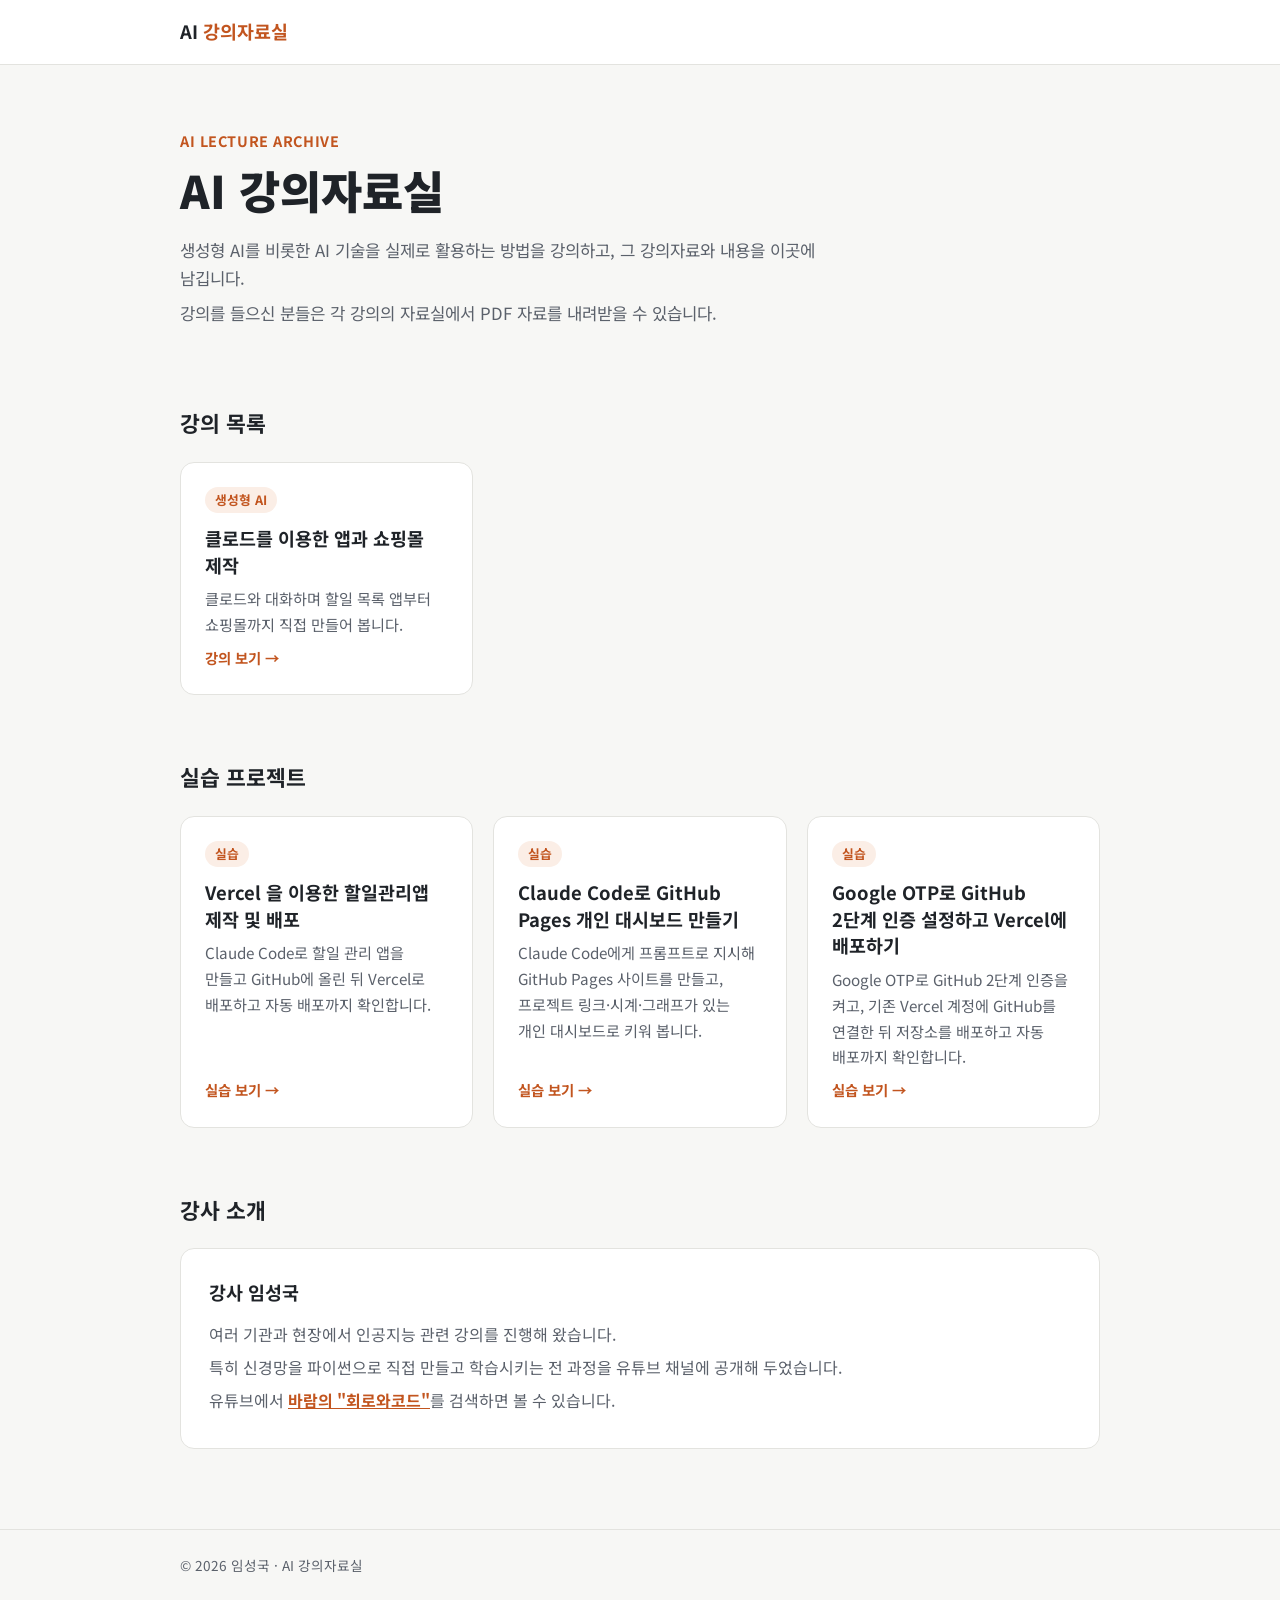
<file: index.html>
<!DOCTYPE html>
<html lang="ko">
<head>
  <meta charset="UTF-8">
  <meta name="viewport" content="width=device-width, initial-scale=1.0">
  <title>AI 강의자료실</title>
  <meta name="description" content="생성형 AI를 비롯한 AI 기술 활용법 강의자료를 모아두는 곳입니다. 강사 임성국">
  <link rel="preconnect" href="https://fonts.googleapis.com">
  <link rel="preconnect" href="https://fonts.gstatic.com" crossorigin>
  <link href="https://fonts.googleapis.com/css2?family=Noto+Sans+KR:wght@400;500;700;900&display=swap" rel="stylesheet">
  <link rel="stylesheet" href="css/style.css">
</head>
<body>
  <!-- 상단 헤더 -->
  <header class="site_header">
    <div class="container">
      <a class="site_logo" href="index.html">AI <span>강의자료실</span></a>
    </div>
  </header>

  <main>
    <!-- 사이트 소개 -->
    <section class="hero">
      <div class="container">
        <p class="hero_eyebrow">AI LECTURE ARCHIVE</p>
        <h1 class="hero_title">AI 강의자료실</h1>
        <div class="hero_desc">
          <p>생성형 AI를 비롯한 AI 기술을 실제로 활용하는 방법을 강의하고, 그 강의자료와 내용을 이곳에 남깁니다.</p>
          <p>강의를 들으신 분들은 각 강의의 자료실에서 PDF 자료를 내려받을 수 있습니다.</p>
        </div>
      </div>
    </section>

    <!-- 설문 (기간 한정 표시) -->
    <!-- data-show-from ~ data-show-until 사이(한국 시간)에만 js/main.js 가 보여 줍니다. JS가 없으면 계속 숨겨집니다. -->
    <section class="section" id="survey" data-show-from="2026-11-18T00:00:00+09:00" data-show-until="2026-11-19T00:00:00+09:00" hidden>
      <div class="container">
        <h2 class="section_title">설문</h2>
        <div class="lecture_grid">
          <a class="lecture_card" href="https://docs.google.com/forms/d/e/1FAIpQLSc1wmwtKdI89X2MZ-xWW-qfqkedGyX1b3Uw11xq_rxakvg5FQ/viewform?usp=sharing&amp;ouid=112498767910907124718" target="_blank">
            <span class="lecture_tag">설문</span>
            <h3 class="lecture_title">클로드코드 활용 앱과 쇼핑몰 제작 과정 설문</h3>
            <p class="lecture_desc">과정을 들으신 분들의 의견을 받습니다. 2026년 11월 18일 하루만 참여할 수 있습니다.</p>
            <span class="lecture_more">설문 참여하기 →</span>
          </a>
        </div>
      </div>
    </section>

    <!-- 강의 목록 -->
    <section class="section" id="lectures">
      <div class="container">
        <h2 class="section_title">강의 목록</h2>
        <div class="lecture_grid">

          <!-- [복사 영역] 강의 카드 시작: 새 강의를 추가할 때 <a>~</a> 전체를 복사하세요 -->
          <!-- href 는 courses/강의폴더/index.html 형식으로 적습니다 -->
          <a class="lecture_card" href="courses/gen-ai/index.html">
            <span class="lecture_tag">생성형 AI</span>
            <h3 class="lecture_title">클로드를 이용한 앱과 쇼핑몰 제작</h3>
            <p class="lecture_desc">클로드와 대화하며 할일 목록 앱부터 쇼핑몰까지 직접 만들어 봅니다.</p>
            <span class="lecture_more">강의 보기 →</span>
          </a>
          <!-- [복사 영역] 강의 카드 끝 -->

        </div>
      </div>
    </section>

    <!-- 실습 프로젝트 -->
    <section class="section" id="practices">
      <div class="container">
        <h2 class="section_title">실습 프로젝트</h2>
        <div class="lecture_grid">

          <!-- [복사 영역] 실습 카드 시작: 새 실습을 추가할 때 <a>~</a> 전체를 복사하세요 -->
          <!-- href 는 note/실습파일.html 형식으로 적습니다 -->
          <a class="lecture_card" href="note/Vercel_ToDoListMVP_practice.html">
            <span class="lecture_tag">실습</span>
            <h3 class="lecture_title">Vercel 을 이용한 할일관리앱 제작 및 배포</h3>
            <p class="lecture_desc">Claude Code로 할일 관리 앱을 만들고 GitHub에 올린 뒤 Vercel로 배포하고 자동 배포까지 확인합니다.</p>
            <span class="lecture_more">실습 보기 →</span>
          </a>
          <!-- [복사 영역] 실습 카드 끝 -->

          <a class="lecture_card" href="note/lecture_personal_dashboard.html">
            <span class="lecture_tag">실습</span>
            <h3 class="lecture_title">Claude Code로 GitHub Pages 개인 대시보드 만들기</h3>
            <p class="lecture_desc">Claude Code에게 프롬프트로 지시해 GitHub Pages 사이트를 만들고, 프로젝트 링크·시계·그래프가 있는 개인 대시보드로 키워 봅니다.</p>
            <span class="lecture_more">실습 보기 →</span>
          </a>

          <a class="lecture_card" href="note/github-2fa-vercel-deploy-guide.html">
            <span class="lecture_tag">실습</span>
            <h3 class="lecture_title">Google OTP로 GitHub 2단계 인증 설정하고 Vercel에 배포하기</h3>
            <p class="lecture_desc">Google OTP로 GitHub 2단계 인증을 켜고, 기존 Vercel 계정에 GitHub를 연결한 뒤 저장소를 배포하고 자동 배포까지 확인합니다.</p>
            <span class="lecture_more">실습 보기 →</span>
          </a>

        </div>
      </div>
    </section>

    <!-- 강사 소개 -->
    <section class="section" id="instructor">
      <div class="container">
        <h2 class="section_title">강사 소개</h2>
        <div class="instructor_box">
          <h3 class="instructor_name">강사 임성국</h3>
          <p>여러 기관과 현장에서 인공지능 관련 강의를 진행해 왔습니다.</p>
          <p>특히 신경망을 파이썬으로 직접 만들고 학습시키는 전 과정을 유튜브 채널에 공개해 두었습니다.</p>
          <p>유튜브에서
            <a class="youtube_link" href="https://www.youtube.com/results?search_query=%ED%9A%8C%EB%A1%9C%EC%99%80%EC%BD%94%EB%93%9C" target="_blank">바람의 "회로와코드"</a>를
            검색하면 볼 수 있습니다.</p>
        </div>
      </div>
    </section>
  </main>

  <!-- 하단 -->
  <footer class="site_footer">
    <div class="container">
      <p>© <span id="footer_year">2026</span> 임성국 · AI 강의자료실</p>
    </div>
  </footer>

  <script src="js/main.js"></script>
</body>
</html>
</file>
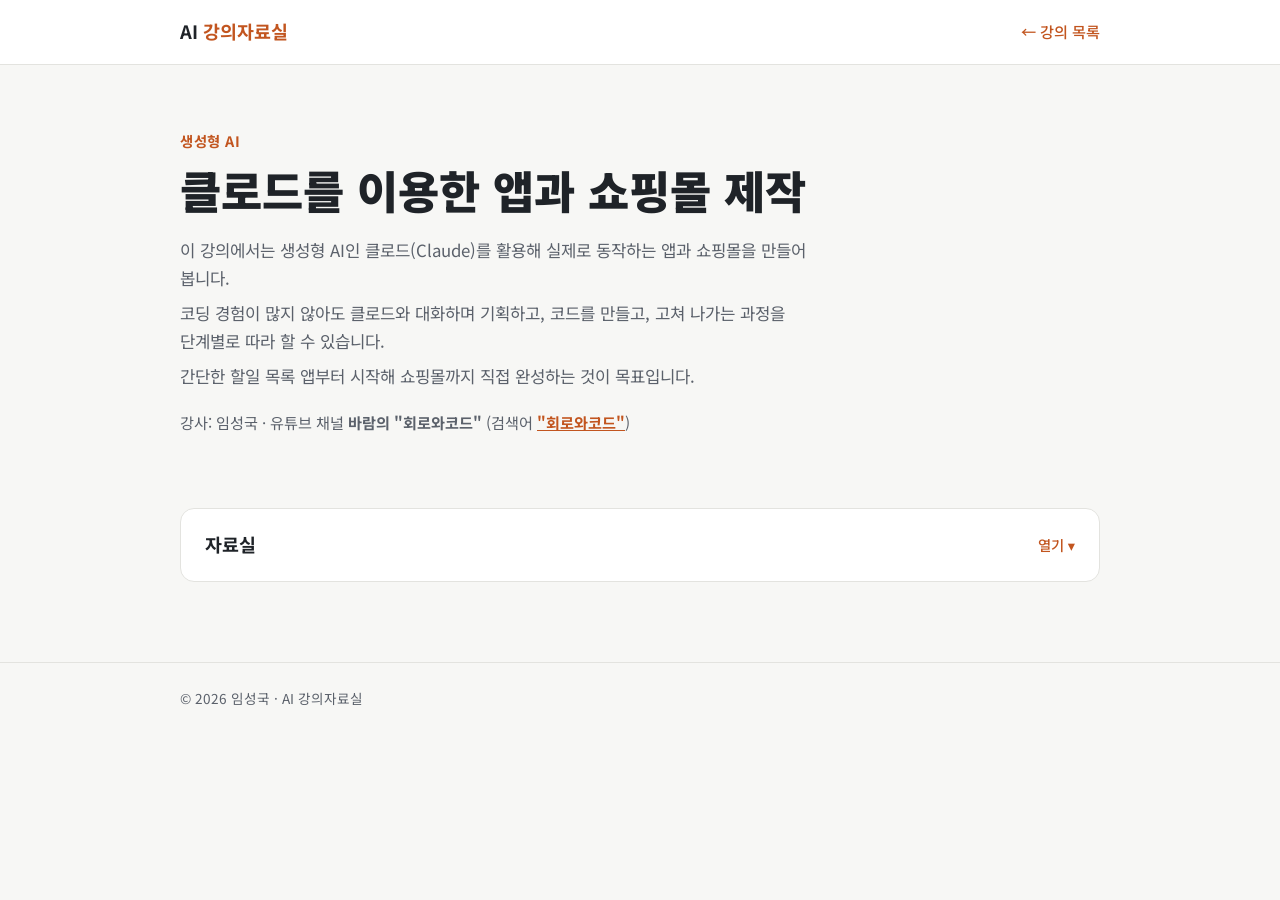
<file: courses/gen-ai/index.html>
<!DOCTYPE html>
<html lang="ko">
<head>
  <meta charset="UTF-8">
  <meta name="viewport" content="width=device-width, initial-scale=1.0">
  <!-- 강의 제목: 새 강의를 만들 때 여기를 바꾸세요 -->
  <title>클로드를 이용한 앱과 쇼핑몰 제작 | AI 강의자료실</title>
  <meta name="description" content="클로드(Claude)를 활용해 앱과 쇼핑몰을 직접 만들어 보는 강의입니다. 강사 임성국">
  <link rel="preconnect" href="https://fonts.googleapis.com">
  <link rel="preconnect" href="https://fonts.gstatic.com" crossorigin>
  <link href="https://fonts.googleapis.com/css2?family=Noto+Sans+KR:wght@400;500;700;900&display=swap" rel="stylesheet">
  <!-- 공통 스타일: 강의 폴더는 두 단계 아래이므로 ../../ 로 시작합니다 (그대로 두세요) -->
  <link rel="stylesheet" href="../../css/style.css">
</head>
<body>
  <!-- 상단 헤더 -->
  <header class="site_header">
    <div class="container">
      <a class="site_logo" href="../../index.html">AI <span>강의자료실</span></a>
      <a class="back_link" href="../../index.html">← 강의 목록</a>
    </div>
  </header>

  <main>
    <!-- 강의 소개 -->
    <section class="hero">
      <div class="container">
        <p class="hero_eyebrow">생성형 AI</p>
        <h1 class="hero_title">클로드를 이용한 앱과 쇼핑몰 제작</h1>
        <div class="hero_desc">
          <p>이 강의에서는 생성형 AI인 클로드(Claude)를 활용해 실제로 동작하는 앱과 쇼핑몰을 만들어 봅니다.</p>
          <p>코딩 경험이 많지 않아도 클로드와 대화하며 기획하고, 코드를 만들고, 고쳐 나가는 과정을 단계별로 따라 할 수 있습니다.</p>
          <p>간단한 할일 목록 앱부터 시작해 쇼핑몰까지 직접 완성하는 것이 목표입니다.</p>
        </div>
        <p class="course_meta">
          강사: 임성국 · 유튜브 채널 <strong>바람의 "회로와코드"</strong>
          (검색어 <a class="youtube_link" href="https://www.youtube.com/results?search_query=%ED%9A%8C%EB%A1%9C%EC%99%80%EC%BD%94%EB%93%9C" target="_blank">"회로와코드"</a>)
        </p>
      </div>
    </section>

    <!-- 자료실 -->
    <section class="section" id="pds">
      <div class="container">
        <details class="pds_box">
          <summary class="pds_summary">자료실</summary>
          <ul class="pds_list">

            <!-- [복사 영역] 자료 1개 = <li>~</li> 한 줄. 한 줄을 복사해서 파일명과 자료 이름만 바꾸세요 -->
            <!-- href  = ../../pds/ 뒤에 파일명 (PDF, TXT 모두 가능. .txt 는 자동으로 TXT 배지가 붙습니다) -->
            <!-- 글자  = 화면에 보이는 자료 이름 (한글 가능) -->
            <li class="pds_item"><a href="../../pds/01-JSP_HTML_CSS.pdf" target="_blank">웹기초와 HTML, CSS, JS</a></li>
            <li class="pds_item"><a href="../../pds/02-DBMS.pdf" target="_blank">DBMS</a></li>
            <li class="pds_item"><a href="../../pds/03-GitAndGithub.pdf" target="_blank">깃과 깃허브</a></li>
            <li class="pds_item"><a href="../../pds/04-ClaudeCodeCLICommand.pdf" target="_blank">클로드코드 명령어정리</a></li>
            <li class="pds_item"><a href="../../pds/05-VibeCodingWithClaudeCode.pdf" target="_blank">바이브코딩과 클로드코드</a></li>
            <li class="pds_item"><a href="../../pds/10-Practice.pdf" target="_blank">실습1</a></li>
            <li class="pds_item"><a href="../../pds/11-gen-ai-01-todo-app.txt" target="_blank">클로드용 할일 목록 앱 - 프롬프트 예시</a></li>
            <!-- [복사 영역] 끝 -->

          </ul>
        </details>
      </div>
    </section>
  </main>

  <!-- 하단 -->
  <footer class="site_footer">
    <div class="container">
      <p>© <span id="footer_year">2026</span> 임성국 · AI 강의자료실</p>
    </div>
  </footer>

  <!-- 공통 스크립트 (그대로 두세요) -->
  <script src="../../js/main.js"></script>
</body>
</html>
</file>
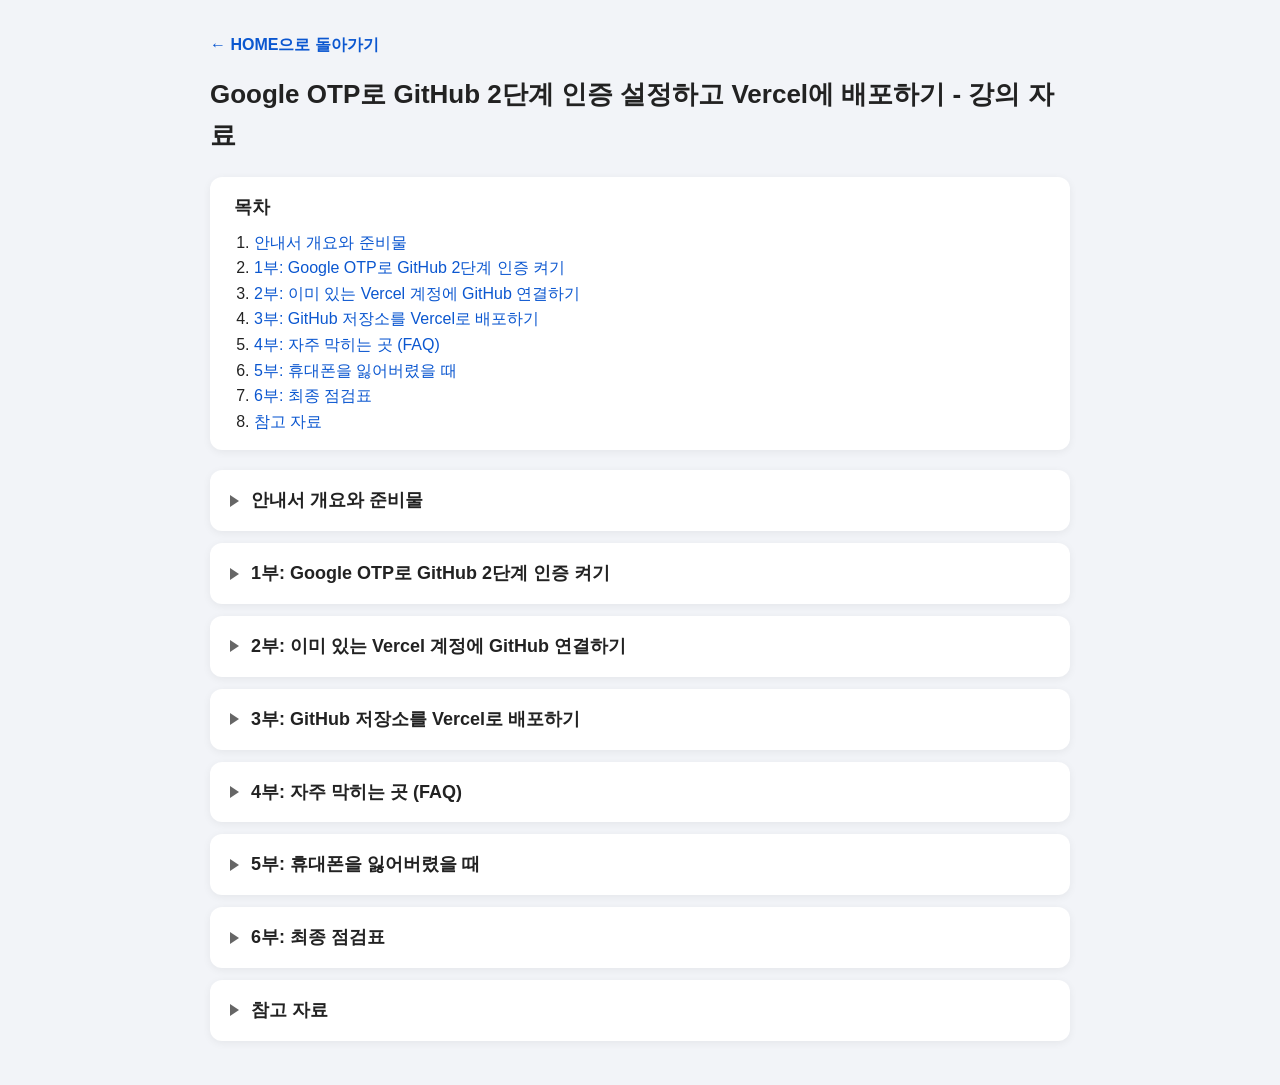
<file: note/github-2fa-vercel-deploy-guide.html>
<!DOCTYPE html>
<html lang="ko">
<head>
<meta charset="UTF-8">
<meta name="viewport" content="width=device-width, initial-scale=1.0">
<title>Google OTP로 GitHub 2단계 인증 설정하고 Vercel에 배포하기 - 강의 자료</title>
<style>
  /* 전체 기본 스타일 */
  body {
    font-family: "Malgun Gothic", sans-serif;
    background: #f2f4f8;
    color: #222;
    margin: 0;
    padding: 32px 16px;
    line-height: 1.6;
  }
  .page { max-width: 860px; margin: 0 auto; }
  h1 { font-size: 26px; margin: 0 0 20px; }

  /* 목차 상자 */
  .toc {
    background: white;
    border-radius: 12px;
    padding: 16px 24px;
    margin-bottom: 20px;
    box-shadow: 0 2px 8px rgba(0, 0, 0, 0.06);
  }
  .toc h2 { font-size: 18px; margin: 0 0 8px; }
  .toc ol { margin: 0; padding-left: 20px; }
  .toc a { color: #0b57d0; text-decoration: none; }
  .toc a:hover { text-decoration: underline; }

  /* 단계별 접기/펼치기 상자 */
  details {
    background: white;
    border-radius: 12px;
    margin-bottom: 12px;
    box-shadow: 0 2px 8px rgba(0, 0, 0, 0.06);
  }
  summary {
    list-style: none;
    cursor: pointer;
    padding: 16px 20px;
    font-size: 18px;
    font-weight: bold;
    display: flex;
    align-items: center;
    gap: 12px;
  }
  summary::-webkit-details-marker { display: none; }

  /* 제목 왼쪽의 작은 화살표 (닫힘: 오른쪽, 열림: 아래쪽) */
  .arrow {
    width: 0;
    height: 0;
    border-top: 6px solid transparent;
    border-bottom: 6px solid transparent;
    border-left: 9px solid #666;
    transition: transform 0.2s;
  }
  details[open] .arrow { transform: rotate(90deg); }

  .content { padding: 0 24px 20px; border-top: 1px solid #eee; }
  .content h3 {
    font-size: 16px;
    margin: 22px 0 8px;
    padding-left: 8px;
    border-left: 4px solid #000;
  }
  .text { white-space: pre-wrap; margin: 8px 0; }
  pre {
    background: #1e1e1e;
    color: #f5f5f5;
    padding: 12px 16px;
    border-radius: 8px;
    overflow-x: auto;
    font-size: 14px;
  }
  /* 프롬프트 상자: 명령어와 구분되도록 밝은 색 */
  pre.prompt {
    background: #eef3ff;
    color: #1a2b4c;
    border-left: 4px solid #0b57d0;
    white-space: pre-wrap;
    font-family: "Malgun Gothic", sans-serif;
    font-size: 15px;
  }
  .content a { color: #0b57d0; word-break: break-all; }

  /* 표 */
  table { border-collapse: collapse; width: 100%; margin: 8px 0; font-size: 15px; }
  th, td { border: 1px solid #ddd; padding: 8px 12px; text-align: left; }
  th { background: #f6f7f9; }
  td code { background: #f2f4f8; padding: 1px 6px; border-radius: 4px; }

  /* 초기화면으로 돌아가기 링크 */
  .back_link { display: inline-block; margin-bottom: 16px; color: #0b57d0; text-decoration: none; font-weight: bold; }
  .back_link:hover { text-decoration: underline; }
</style>
</head>
<body>
<div class="page">
  <!-- 초기화면으로 돌아가기 -->
  <a class="back_link" href="../index.html">← HOME으로 돌아가기</a>
  <h1>Google OTP로 GitHub 2단계 인증 설정하고 Vercel에 배포하기 - 강의 자료</h1>

  <nav class="toc">
    <h2>목차</h2>
    <ol>
      <li><a href="#step0" data-step="step0">안내서 개요와 준비물</a></li>
      <li><a href="#step1" data-step="step1">1부: Google OTP로 GitHub 2단계 인증 켜기</a></li>
      <li><a href="#step2" data-step="step2">2부: 이미 있는 Vercel 계정에 GitHub 연결하기</a></li>
      <li><a href="#step3" data-step="step3">3부: GitHub 저장소를 Vercel로 배포하기</a></li>
      <li><a href="#step_faq" data-step="step_faq">4부: 자주 막히는 곳 (FAQ)</a></li>
      <li><a href="#step_lost" data-step="step_lost">5부: 휴대폰을 잃어버렸을 때</a></li>
      <li><a href="#step_check" data-step="step_check">6부: 최종 점검표</a></li>
      <li><a href="#step_ref" data-step="step_ref">참고 자료</a></li>
    </ol>
  </nav>

<details id="step0">
<summary><span class="arrow"></span>안내서 개요와 준비물</summary>
<div class="content">
<h3>안내서 개요</h3>
<div class="text">- 대상 : GitHub와 Vercel을 처음 연결하는 사람 (Vercel 계정은 이미 있음)
- 목표 : Google OTP 앱으로 GitHub 2단계 인증을 켜고,
         기존 Vercel 계정에 GitHub를 연결한 뒤,
         GitHub 저장소를 Vercel로 배포한다.
- 기준 : 2026년 11월 화면 기준 (버튼 이름은 업데이트로 조금씩 바뀔 수 있음)</div>
<h3>준비물</h3>
<div class="text">1. PC와 인터넷 브라우저 (Chrome 권장)
2. 스마트폰 (Android 또는 iPhone)
3. GitHub 계정 (아이디/이메일, 비밀번호)
4. Vercel 계정 (이미 가입되어 있음)
5. GitHub에 올려 둔 프로젝트 저장소 1개
   * 내 개인 계정에 있는 저장소를 쓴다. 회사나 단체(Organization) 소유의
     비공개 저장소는 Vercel 무료(Hobby) 플랜으로 배포할 수 없다.</div>
<h3>용어 풀이</h3>
<table>
  <tr><th>용어</th><th>뜻</th></tr>
  <tr><td>2FA (2단계 인증)</td><td>비밀번호 + 휴대폰에 뜨는 6자리 코드, 이렇게 두 번 확인하는 로그인 방식. GitHub는 코드를 올리는 사용자에게 2FA를 의무로 요구한다.</td></tr>
  <tr><td>Google OTP</td><td>구글이 만든 인증 앱. 영어 이름은 "Google Authenticator". 30초마다 새 6자리 코드를 만든다.</td></tr>
  <tr><td>복구 코드 (Recovery codes)</td><td>휴대폰을 잃어버렸을 때 대신 쓰는 비상용 코드 묶음. 반드시 저장해야 한다.</td></tr>
  <tr><td>배포 (Deploy)</td><td>내 프로젝트를 인터넷 주소로 접속할 수 있게 올리는 일.</td></tr>
</table>
</div>
</details>

<details id="step1">
<summary><span class="arrow"></span>1부: Google OTP로 GitHub 2단계 인증 켜기</summary>
<div class="content">
<h3>1-1. 휴대폰에 Google OTP 설치하기</h3>
<div class="text">1. Android는 Play 스토어, iPhone은 App Store를 연다.
2. "Google OTP" 또는 "Google Authenticator"를 검색한다.
   (개발자: Google LLC 인지 꼭 확인)
3. 설치 후 앱을 연다.
4. "시작하기"를 누르고 내 Google 계정으로 로그인한다.</div>
<h3>[중요] 백업(동기화) 켜기</h3>
<div class="text">- 앱 오른쪽 위의 프로필 사진(또는 구름 아이콘)을 누른다.
- Google 계정과 동기화(백업)가 켜져 있는지 확인한다.
- 구름 아이콘이 초록색이면 백업이 켜진 상태다.
- 이렇게 해 두면 휴대폰을 바꾸거나 잃어버려도
  새 휴대폰에서 같은 Google 계정으로 로그인하면 코드가 돌아온다.</div>
<h3>1-2. GitHub에서 2단계 인증 시작하기 (PC에서)</h3>
<div class="text">1. PC 브라우저에서 <a href="https://github.com" target="_blank">https://github.com</a> 에 로그인한다.
2. 오른쪽 위 내 프로필 사진을 누른다.
3. 메뉴에서 [Settings]를 누른다.
4. 왼쪽 메뉴의 "Access" 묶음에서 [Password and authentication]을 누른다.
5. "Two-factor authentication" 부분에서
   [Enable two-factor authentication] 버튼을 누른다.
     - 비밀번호를 다시 물으면 입력한다.
     - 이메일로 확인 코드가 오면 그 코드를 입력한다.
6. 화면에 QR 코드가 나타난다.
   ("Setup authenticator app" 또는 "Set up using an app"이 보이면 그것을 선택)</div>
<h3>1-3. Google OTP로 QR 코드 찍기 (휴대폰에서)</h3>
<div class="text">1. 휴대폰의 Google OTP 앱을 연다.
2. 오른쪽 아래 [ + ] 버튼을 누른다.
3. [QR 코드 스캔]을 누른다. (카메라 권한을 물으면 "허용")
4. PC 화면의 QR 코드를 휴대폰 카메라로 비춘다.
5. 앱에 "GitHub: 내아이디" 항목과 6자리 숫자가 생긴다.</div>
<h3>[참고] QR 코드가 안 찍힐 때</h3>
<div class="text">- PC 화면에서 "setup key" 또는 "enter this text code"를 누르면
  긴 영문자 키가 나온다.
- Google OTP에서 [ + ] -&gt; [설정 키 입력]을 누르고
  계정 이름(예: GitHub)과 그 키를 입력한다.
  키 유형은 "시간 기준"으로 둔다.</div>
<h3>1-4. 6자리 코드 입력하고 복구 코드 저장하기</h3>
<div class="text">1. Google OTP에 보이는 6자리 숫자를 PC의 GitHub 화면에 입력한다.
     - 숫자는 30초마다 바뀐다. 바뀌기 직전이면 새 숫자를 기다렸다가 입력.
2. [Continue]를 누른다.
3. 복구 코드(Recovery codes) 화면이 나온다.
     - [Download]를 눌러 파일(github-recovery-codes.txt)로 저장한다.
     - 이 파일을 휴대폰이 아닌 곳에 보관한다.
       예) PC의 안전한 폴더 + USB, 또는 종이에 출력해 보관
     - 다른 사람에게 절대 보여주지 않는다.
4. [I have saved my recovery codes] (복구 코드를 저장했음)를 누른다.
5. 2단계 인증이 켜졌다는 화면이 나오면 [Done]을 누른다.</div>
<h3>1-5. 제대로 되었는지 확인하기</h3>
<div class="text">1. GitHub에서 로그아웃한다. (프로필 사진 -&gt; Sign out)
2. 다시 아이디와 비밀번호로 로그인한다.
3. 6자리 코드를 묻는 화면이 나오면 Google OTP의 GitHub 코드를 입력한다.
4. 로그인이 되면 성공!</div>
<h3>포인트</h3>
<div class="text">- 같은 PC에서는 한동안 코드를 다시 묻지 않는다.
- 새 PC, 로그아웃 후 재로그인, 중요한 설정 변경 때 다시 묻는다.</div>
</div>
</details>

<details id="step2">
<summary><span class="arrow"></span>2부: 이미 있는 Vercel 계정에 GitHub 연결하기</summary>
<div class="content">
<h3>왜 연결하나?</h3>
<div class="text">- 이미 이메일 등으로 가입한 Vercel 계정에 GitHub 계정을 연결한다.
- 연결하면 앞으로 "Continue with GitHub"로 로그인할 수 있고,
  GitHub 저장소를 Vercel에서 바로 불러올 수 있다.</div>
<h3>2-1. Vercel 계정 설정에서 GitHub 연결하기</h3>
<div class="text">1. <a href="https://vercel.com" target="_blank">https://vercel.com</a> 에 평소 방법(이메일 등)으로 로그인한다.
2. 오른쪽 위 내 프로필 사진을 누른다.
3. 메뉴에서 [Settings]를 누른다.
4. 왼쪽 목록에서 [Authentication]을 누른다.
5. 로그인 방법을 추가하는 곳("Add New")에서 [GitHub]를 누른다.
6. GitHub 로그인 화면이 열리면
     - GitHub 아이디/비밀번호를 입력한다.
     - 6자리 코드를 물으면 Google OTP의 GitHub 코드를 입력한다.
7. "Authorize Vercel" (Vercel에 권한 허용) 화면이 나오면 [Authorize]를 누른다.
8. Vercel 화면으로 돌아와 Authentication 목록에 GitHub가 보이면 연결 완료!</div>
<h3>2-2. 연결할 때 알아둘 점</h3>
<div class="text">- Vercel 무료(Hobby) 계정에는 GitHub 계정을 1개만 연결할 수 있다.
- 그 GitHub 계정이 이미 다른 Vercel 계정에 연결되어 있으면 연결이 거절된다.
  다른 Vercel 계정에서 먼저 연결을 끊어야 한다.
- 이메일 로그인도 그대로 남겨 둔다.
  GitHub 연결에 문제가 생겨도 이메일로 들어갈 수 있다.
- GitHub 설정의 "Authorized GitHub Apps"에서 Vercel을 함부로 지우지 않는다.
  GitHub로만 로그인하던 사람은 Vercel 계정에 못 들어가게 될 수 있다.
- Vercel에도 자체 2단계 인증이 따로 있다(선택 사항).
  켜면 GitHub 코드 + Vercel 코드를 두 번 입력해야 한다.
  처음에는 GitHub 2단계 인증만 켜는 것을 권장.
  켤 경우 Vercel 복구 코드도 반드시 저장한다.</div>
</div>
</details>

<details id="step3">
<summary><span class="arrow"></span>3부: GitHub 저장소를 Vercel로 배포하기</summary>
<div class="content">
<h3>3-1. 새 프로젝트 만들기</h3>
<div class="text">1. Vercel 대시보드(로그인 후 첫 화면)에서
   오른쪽 위 [Add New...] 버튼 -&gt; [Project]를 누른다.
2. "Import Git Repository" (Git 저장소 가져오기) 화면이 나온다.</div>
<h3>3-2. Vercel이 내 GitHub 저장소를 볼 수 있게 허락하기 (처음 한 번)</h3>
<div class="text">처음에는 저장소 목록이 비어 있거나 [Install] 버튼이 보인다.
Vercel 앱을 GitHub에 설치해서 저장소를 볼 권한을 줘야 한다.

1. [Install] 또는 [Adjust GitHub App Permissions]를 누른다.
2. GitHub 화면으로 이동한다.
3. 설치할 곳으로 내 GitHub 계정을 선택한다.
4. 저장소 접근 범위를 고른다.
     - [Only select repositories] (선택한 저장소만) 를 권장한다.
     - 아래 목록에서 배포할 저장소를 고른다.
     - [All repositories]를 고르면 내 모든 저장소를 볼 수 있게 된다.
5. [Install] (또는 [Save])을 누른다.
6. Vercel 화면으로 돌아오면 고른 저장소가 목록에 보인다.</div>
<h3>[중요] 여기서 2단계 인증을 다시 묻는다</h3>
<div class="text">- 앱 설치는 "중요한 작업"이라서 GitHub가 한 번 더 확인한다.
- "Confirm access" 화면이 나오면 Google OTP의 GitHub 6자리 코드를 입력한다.
  (비밀번호로 확인하는 선택지가 보이면 비밀번호를 입력해도 된다.)
- 한 번 확인하면 약 2시간 동안은 중요한 작업을 해도 다시 묻지 않는다.
  그러니 3부는 중간에 끊지 말고 한 번에 끝내는 것이 편하다.</div>
<h3>3-3. 저장소 가져오기 (Import)</h3>
<div class="text">1. 배포할 저장소 이름 옆의 [Import]를 누른다.
2. "Configure Project" (프로젝트 설정) 화면이 나온다.</div>
<h3>3-4. 프로젝트 설정 후 배포하기</h3>
<div class="text">화면의 항목은 대부분 그대로 두면 된다.</div>
<table>
  <tr><th>항목</th><th>설정</th></tr>
  <tr><td>Project Name</td><td>프로젝트 이름. 접속 주소에도 쓰인다. (영문 소문자, 숫자, 하이픈(-)만 사용)</td></tr>
  <tr><td>Framework Preset</td><td>Next.js 프로젝트면 자동으로 "Next.js"가 선택된다. 그대로 둔다.</td></tr>
  <tr><td>Root Directory</td><td>그대로 둔다. (저장소 안의 하위 폴더에 프로젝트가 있을 때만 바꾼다.)</td></tr>
  <tr><td>Environment Variables</td><td>API 키 같은 비밀 값을 넣는 곳. DB 주소는 3-6에서 자동으로 들어가므로 지금은 비워 둬도 된다.</td></tr>
</table>
<div class="text">[Deploy] 버튼을 누른다.
  - 1~3분 정도 빌드(Building)가 진행된다.
  - 축하 화면("Congratulations")이 나오면 배포 성공!
  - 화면의 미리보기를 누르거나 [Continue to Dashboard]를 누른다.</div>
<h3>3-5. 배포 주소 확인하기</h3>
<div class="text">- 프로젝트 화면의 "Domains"에 있는 주소가 내 사이트 주소다.
  예) https://프로젝트이름.vercel.app
- 이 주소를 휴대폰이나 다른 PC에서 열어 잘 보이는지 확인한다.</div>
<h3>3-6. (DB를 쓰는 프로젝트만) Neon DB 연결하기</h3>
<div class="text">스네이크 게임처럼 점수를 DB에 저장하는 프로젝트는 이 단계가 필요하다.

1. Vercel의 프로젝트 화면에서 위쪽 [Storage] 탭을 누른다.
2. 목록에서 [Neon] (Postgres)을 고르고 [Create] 또는 [Continue]를 누른다.
3. 요금제(Plan)는 반드시 [Free]를 고른다.
4. 지역(Region)은 가까운 곳을 고른다. (예: Asia Pacific)
5. 이 프로젝트에 연결(Connect)한다.
     - DATABASE_URL 같은 환경 변수가 자동으로 추가된다.
6. 환경 변수는 다시 배포해야 적용된다.
   [Deployments] 탭 -&gt; 가장 위 배포의 [...] 메뉴 -&gt; [Redeploy]를 누른다.</div>
<h3>3-7. 이후에는 push만 하면 자동 배포</h3>
<div class="text">GitHub와 연결된 뒤에는 Vercel에 다시 들어갈 필요가 없다.
코드를 고치고 GitHub에 올리면(push) Vercel이 알아서 배포한다.

- main 브랜치에 올리면   -&gt; 실제 사이트(Production)가 바뀐다.
- 다른 브랜치에 올리면   -&gt; 미리보기(Preview) 주소가 따로 생긴다.
                            실제 사이트는 바뀌지 않으니 시험해 볼 때 좋다.

예) 터미널에서 (프로젝트 폴더 안)</div>
<pre><code>git add .
git commit -m "랭킹 화면 수정"
git push</code></pre>
<div class="text">- 1~3분 뒤 Vercel의 [Deployments] 탭에서 새 배포가 "Ready"가 되면
  사이트에 반영된 것이다.</div>
</div>
</details>

<details id="step_faq">
<summary><span class="arrow"></span>4부: 자주 막히는 곳 (FAQ)</summary>
<div class="content">
<h3>Q. 6자리 코드를 넣었는데 틀렸다고 나와요.</h3>
<div class="text">A. - 휴대폰의 날짜와 시간이 "자동 설정"인지 확인한다.
     시간이 조금만 어긋나도 코드가 맞지 않는다.
   - 숫자가 바뀌기 직전이었을 수 있다. 새 숫자로 다시 입력한다.
   - Google OTP에 GitHub 항목이 여러 개라면 가장 최근에 추가한 항목의 코드를 쓴다.</div>
<h3>Q. Vercel의 저장소 목록에 내 저장소가 안 보여요.</h3>
<div class="text">A. - 3-2에서 "Only select repositories"를 고를 때 그 저장소를 빠뜨렸을 수 있다.
   - GitHub -&gt; Settings -&gt; Applications -&gt; Vercel 옆 [Configure]에서 저장소를 추가한다.
   - 회사/단체(Organization) 저장소라면 내 개인 계정으로 옮기거나(fork) 새로 만든다.</div>
<h3>Q. 계속 2단계 인증 코드를 물어봐요.</h3>
<div class="text">A. - 정상이다. 앱 설치나 권한 변경 같은 중요한 작업마다 GitHub가 다시 확인한다.
   - 한 번 확인하면 약 2시간 동안은 다시 묻지 않으니, 작업을 한 번에 몰아서 한다.</div>
<h3>Q. 배포(Deploy)가 실패했어요. (빨간색 Error)</h3>
<div class="text">A. - 실패한 배포를 누르면 "Build Logs"에 원인이 나온다.
   - 내 PC에서 아래 명령이 성공하는지 먼저 확인한다.</div>
<pre><code>npm run build</code></pre>
<div class="text">   - 오류 메시지를 복사해서 Claude Code에 붙여 넣고 아래처럼 요청해도 된다.</div>
<pre class="prompt">이 Vercel 빌드 오류를 고쳐 줘.</pre>
<h3>Q. 사이트는 열리는데 DB 저장이 안 돼요.</h3>
<div class="text">A. - 3-6을 했는지 확인한다.
   - 환경 변수를 추가한 뒤 [Redeploy]를 했는지 확인한다.
   - [Settings] -&gt; [Environment Variables]에 DATABASE_URL이 있는지 확인한다.</div>
<h3>Q. GitHub로 Vercel에 로그인하면 "No Vercel account linked"가 나와요.</h3>
<div class="text">A. 2부의 연결이 안 된 상태다. 이메일로 Vercel에 로그인한 뒤 2-1을 다시 한다.</div>
</div>
</details>

<details id="step_lost">
<summary><span class="arrow"></span>5부: 휴대폰을 잃어버렸을 때</summary>
<div class="content">
<h3>1) 먼저 잃어버린 휴대폰을 막는다</h3>
<div class="text">- 구글 "내 기기 찾기"나 삼성 "SmartThings Find"로 원격 잠금하거나 초기화한다.</div>
<h3>2) Google OTP 백업을 켜 두었다면 (1-1의 [중요])</h3>
<div class="text">- 새 휴대폰에 Google OTP를 설치하고 같은 Google 계정으로 로그인하면
  코드가 돌아온다. 끝.</div>
<h3>3) 백업이 없었다면 GitHub는 아래 순서로 시도한다</h3>
<div class="text">1. 아직 GitHub에 로그인된 PC가 있다면
     바로 1-2부터 다시 하여 새 휴대폰으로 2단계 인증을 다시 등록한다.
2. 복구 코드가 있다면
     로그인 화면에서 6자리 코드 대신 "Use a recovery code" (복구 코드 사용)를 누르고
     저장해 둔 복구 코드 하나를 입력한다. (한 번 쓴 복구 코드는 다시 쓸 수 없다.)
3. 둘 다 없다면
     로그인 화면의 계정 복구 요청을 진행한다.
     이메일 확인과 함께, 전에 로그인했던 기기나 SSH 키 등으로
     본인임을 증명해야 한다. 며칠이 걸릴 수 있다.

* 주의: 2단계 인증 수단과 복구 수단을 모두 잃으면
  GitHub 고객지원도 계정을 되살려 주지 못한다.</div>
<h3>4) 복구한 뒤에는</h3>
<div class="text">- 새 휴대폰으로 2단계 인증을 다시 설정한다.
- 새 복구 코드를 받아 다시 저장한다.
- Google OTP 백업을 켠다.</div>
</div>
</details>

<details id="step_check">
<summary><span class="arrow"></span>6부: 최종 점검표</summary>
<div class="content">
<div class="text">[ ] Google OTP 설치하고 Google 계정 백업(동기화) 켜기
[ ] GitHub 2단계 인증 켜기
[ ] GitHub 복구 코드 파일을 휴대폰이 아닌 곳에 저장하기
[ ] 로그아웃 후 다시 로그인해서 6자리 코드 확인하기
[ ] Vercel -&gt; Settings -&gt; Authentication에 GitHub 연결하기
[ ] Vercel 이메일 로그인도 남겨 두기
[ ] Vercel에서 Add New -&gt; Project -&gt; 저장소 Import 하기
[ ] Vercel GitHub 앱은 "Only select repositories"로 설치하기
[ ] Deploy 후 https://프로젝트이름.vercel.app 접속 확인하기
[ ] (DB 사용 시) Storage -&gt; Neon(Free) 연결 -&gt; Redeploy 하기
[ ] 코드를 고쳐 git push 하고 자동 배포되는지 확인하기</div>
</div>
</details>

<details id="step_ref">
<summary><span class="arrow"></span>참고 자료</summary>
<div class="content">
<div class="text">- GitHub 2단계 인증 설정
  <a href="https://docs.github.com/en/authentication/securing-your-account-with-two-factor-authentication-2fa/configuring-two-factor-authentication" target="_blank">https://docs.github.com/en/authentication/securing-your-account-with-two-factor-authentication-2fa/configuring-two-factor-authentication</a>
- GitHub 2단계 인증 분실 시 복구
  <a href="https://docs.github.com/en/authentication/securing-your-account-with-two-factor-authentication-2fa/recovering-your-account-if-you-lose-your-2fa-credentials" target="_blank">https://docs.github.com/en/authentication/securing-your-account-with-two-factor-authentication-2fa/recovering-your-account-if-you-lose-your-2fa-credentials</a>
- GitHub Sudo mode (중요 작업 재확인)
  <a href="https://docs.github.com/en/authentication/keeping-your-account-and-data-secure/sudo-mode" target="_blank">https://docs.github.com/en/authentication/keeping-your-account-and-data-secure/sudo-mode</a>
- Vercel 계정 로그인 연결(Authentication)
  <a href="https://vercel.com/docs/accounts/create-an-account" target="_blank">https://vercel.com/docs/accounts/create-an-account</a>
- Vercel Git 저장소 배포
  <a href="https://vercel.com/docs/git" target="_blank">https://vercel.com/docs/git</a>
- Google OTP(Authenticator) 도움말
  <a href="https://support.google.com/accounts/answer/1066447" target="_blank">https://support.google.com/accounts/answer/1066447</a>

* 각 서비스의 버튼 이름과 화면 구성은 업데이트로 조금씩 바뀔 수 있다.
  이 문서는 2026년 11월 기준이다.</div>
</div>
</details>

</div>
<script>
  // 목차를 클릭하면 해당 단계를 펼치고 그 위치로 이동
  document.querySelectorAll(".toc a").forEach(function (toc_link) {
    toc_link.addEventListener("click", function () {
      const target_step = document.getElementById(toc_link.dataset.step);
      target_step.open = true;
    });
  });

  // 주소에 #step3 처럼 단계가 붙어 들어오면 그 단계를 펼침
  function open_step_by_hash() {
    const step_id = decodeURIComponent(location.hash.slice(1));
    const target_step = step_id ? document.getElementById(step_id) : null;
    if (target_step && target_step.tagName === "DETAILS") {
      target_step.open = true;
      target_step.scrollIntoView();
    }
  }
  open_step_by_hash();
  window.addEventListener("hashchange", open_step_by_hash);
</script>
</body>
</html>
</file>
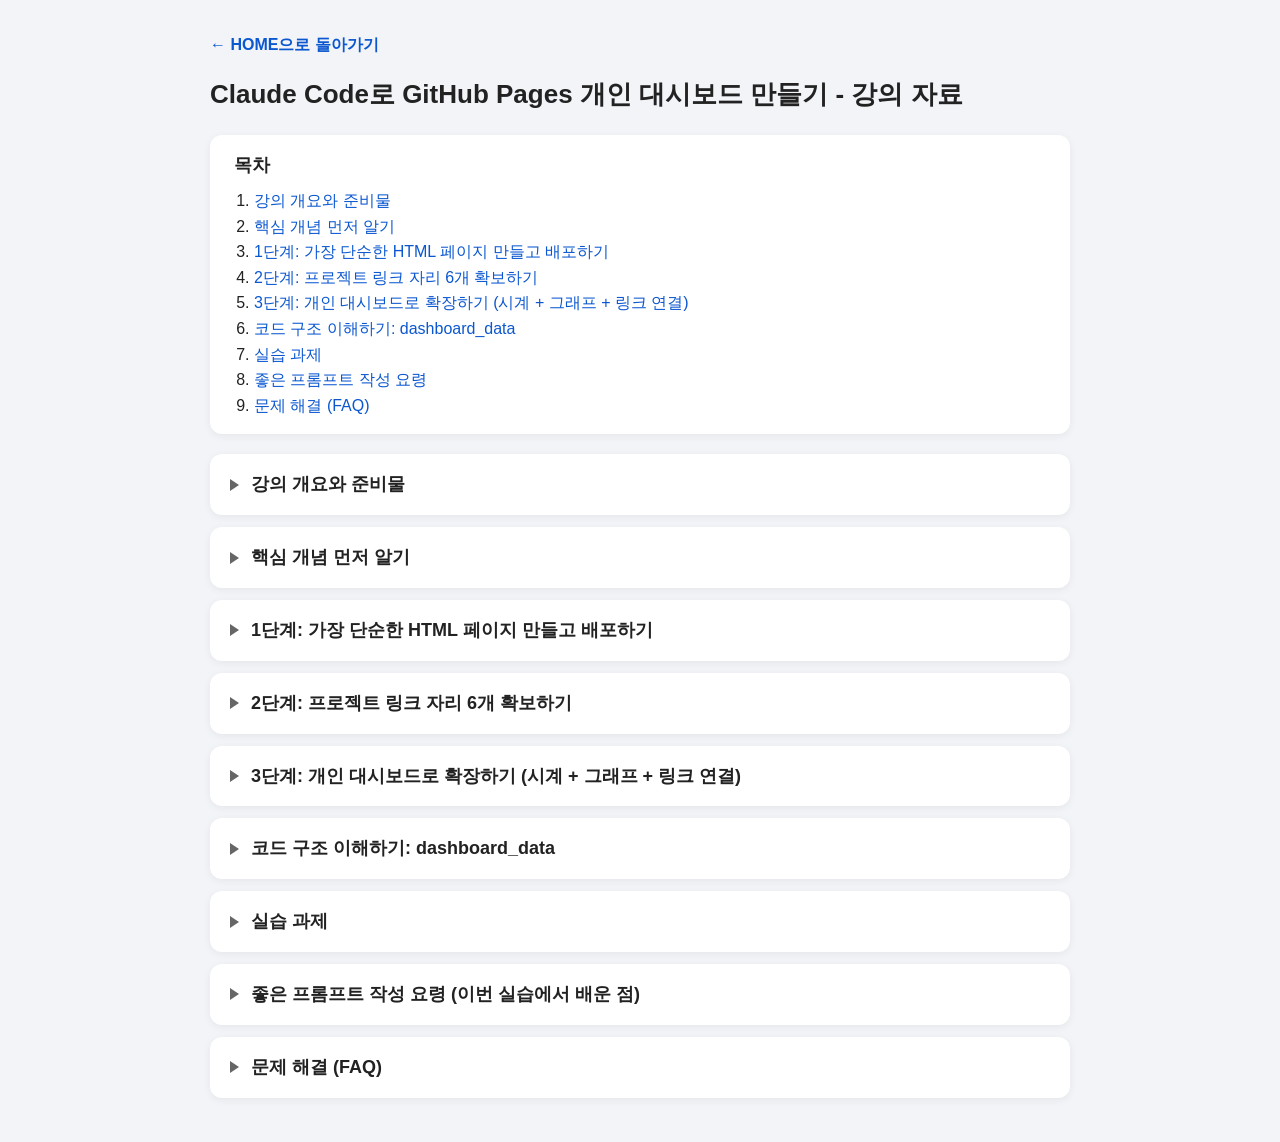
<file: note/lecture_personal_dashboard.html>
<!DOCTYPE html>
<html lang="ko">
<head>
<meta charset="UTF-8">
<meta name="viewport" content="width=device-width, initial-scale=1.0">
<title>Claude Code로 GitHub Pages 개인 대시보드 만들기 - 강의 자료</title>
<style>
  /* 전체 기본 스타일 */
  body {
    font-family: "Malgun Gothic", sans-serif;
    background: #f2f4f8;
    color: #222;
    margin: 0;
    padding: 32px 16px;
    line-height: 1.6;
  }
  .page { max-width: 860px; margin: 0 auto; }
  h1 { font-size: 26px; margin: 0 0 20px; }

  /* 목차 상자 */
  .toc {
    background: white;
    border-radius: 12px;
    padding: 16px 24px;
    margin-bottom: 20px;
    box-shadow: 0 2px 8px rgba(0, 0, 0, 0.06);
  }
  .toc h2 { font-size: 18px; margin: 0 0 8px; }
  .toc ol { margin: 0; padding-left: 20px; }
  .toc a { color: #0b57d0; text-decoration: none; }
  .toc a:hover { text-decoration: underline; }

  /* 단계별 접기/펼치기 상자 */
  details {
    background: white;
    border-radius: 12px;
    margin-bottom: 12px;
    box-shadow: 0 2px 8px rgba(0, 0, 0, 0.06);
  }
  summary {
    list-style: none;
    cursor: pointer;
    padding: 16px 20px;
    font-size: 18px;
    font-weight: bold;
    display: flex;
    align-items: center;
    gap: 12px;
  }
  summary::-webkit-details-marker { display: none; }

  /* 제목 왼쪽의 작은 화살표 (닫힘: 오른쪽, 열림: 아래쪽) */
  .arrow {
    width: 0;
    height: 0;
    border-top: 6px solid transparent;
    border-bottom: 6px solid transparent;
    border-left: 9px solid #666;
    transition: transform 0.2s;
  }
  details[open] .arrow { transform: rotate(90deg); }

  .content { padding: 0 24px 20px; border-top: 1px solid #eee; }
  .content h3 {
    font-size: 16px;
    margin: 22px 0 8px;
    padding-left: 8px;
    border-left: 4px solid #000;
  }
  .text { white-space: pre-wrap; margin: 8px 0; }
  pre {
    background: #1e1e1e;
    color: #f5f5f5;
    padding: 12px 16px;
    border-radius: 8px;
    overflow-x: auto;
    font-size: 14px;
  }
  /* 프롬프트 상자: 명령어와 구분되도록 밝은 색 */
  pre.prompt {
    background: #eef3ff;
    color: #1a2b4c;
    border-left: 4px solid #0b57d0;
    white-space: pre-wrap;
    font-family: "Malgun Gothic", sans-serif;
    font-size: 15px;
  }
  .content a { color: #0b57d0; word-break: break-all; }

  /* 표 */
  table { border-collapse: collapse; width: 100%; margin: 8px 0; font-size: 15px; }
  th, td { border: 1px solid #ddd; padding: 8px 12px; text-align: left; }
  th { background: #f6f7f9; }
  td code { background: #f2f4f8; padding: 1px 6px; border-radius: 4px; }

  /* 초기화면으로 돌아가기 링크 */
  .back_link { display: inline-block; margin-bottom: 16px; color: #0b57d0; text-decoration: none; font-weight: bold; }
  .back_link:hover { text-decoration: underline; }
</style>
</head>
<body>
<div class="page">
  <!-- 초기화면으로 돌아가기 -->
  <a class="back_link" href="../index.html">← HOME으로 돌아가기</a>
  <h1>Claude Code로 GitHub Pages 개인 대시보드 만들기 - 강의 자료</h1>

  <nav class="toc">
    <h2>목차</h2>
    <ol>
      <li><a href="#step0" data-step="step0">강의 개요와 준비물</a></li>
      <li><a href="#step_concept" data-step="step_concept">핵심 개념 먼저 알기</a></li>
      <li><a href="#step1" data-step="step1">1단계: 가장 단순한 HTML 페이지 만들고 배포하기</a></li>
      <li><a href="#step2" data-step="step2">2단계: 프로젝트 링크 자리 6개 확보하기</a></li>
      <li><a href="#step3" data-step="step3">3단계: 개인 대시보드로 확장하기 (시계 + 그래프 + 링크 연결)</a></li>
      <li><a href="#step_code" data-step="step_code">코드 구조 이해하기: dashboard_data</a></li>
      <li><a href="#step_task" data-step="step_task">실습 과제</a></li>
      <li><a href="#step_tip" data-step="step_tip">좋은 프롬프트 작성 요령</a></li>
      <li><a href="#step_faq" data-step="step_faq">문제 해결 (FAQ)</a></li>
    </ol>
  </nav>

<details id="step0">
<summary><span class="arrow"></span>강의 개요와 준비물</summary>
<div class="content">
<h3>강의 개요</h3>
<div class="text">- 목표   : Claude Code에게 자연어 프롬프트로 지시하여
           GitHub 페이지(예: ai-lecture-lab.github.io)를 만들고,
           실습 프로젝트 링크 + 시계 + 그래프가 있는 개인 대시보드로 발전시킨다.
- 결과물 : https://[내깃허브아이디].github.io/
           <a href="https://ai-lecture-lab.github.io/" target="_blank">https://ai-lecture-lab.github.io/</a>
- 저장소 : <a href="https://github.com/ai-lecture-lab/ai-lecture-lab.github.io" target="_blank">https://github.com/ai-lecture-lab/ai-lecture-lab.github.io</a>
- 소요   : 약 30~40분 (총 3단계)</div>
<h3>준비물 (이미 다 준비되어 있음)</h3>
<div class="text">1. GitHub 개인 계정 (예: 깃허브 아이디 ai-lecture-lab)
2. Git 설치 (git --version 으로 확인)
3. GitHub CLI(gh) 설치 및 로그인
4. Claude Code 설치
5. 빈 작업 폴더 (예: C:\dev\claudeCLI\ai-lecture-lab.github.io)
   -&gt; 이 폴더에서 claude 실행</div>
<h3>GitHub CLI 로그인 확인</h3>
<pre><code>gh auth login
gh auth status</code></pre>
<div class="text">"Logged in to github.com" 이 나오면 준비 완료!</div>
</div>
</details>

<details id="step_concept">
<summary><span class="arrow"></span>핵심 개념 먼저 알기</summary>
<div class="content">
<h3>1) GitHub Pages 의 "사용자 사이트"</h3>
<div class="text">- 저장소 이름을 반드시 &lt;내 깃허브 아이디&gt;.github.io 로 만들어야 한다.
- 예) 깃허브 아이디가 ai-lecture-lab 이면
      저장소 이름 = ai-lecture-lab.github.io
      사이트 주소 = https://ai-lecture-lab.github.io/
- 이 이름 규칙을 지키면 main 브랜치의 루트(/)가 자동으로 배포된다.</div>
<h3>2) 프로젝트 사이트</h3>
<div class="text">- 같은 계정 안에 다른 저장소(예: to-do-list)를 만들고 Pages를 켜면
  https://ai-lecture-lab.github.io/to-do-list 처럼 하위 경로로 열린다.
- 그래서 메인 대시보드에서 각 실습 프로젝트로 링크를 걸 수 있다.</div>
<h3>3) 배포 반영 시간</h3>
<div class="text">- push 후 보통 1~2분 뒤에 반영된다.
- 화면이 안 바뀌면 Ctrl + F5 (강력 새로고침).</div>
</div>
</details>

<details id="step1">
<summary><span class="arrow"></span>1단계: 가장 단순한 HTML 페이지 만들고 배포하기</summary>
<div class="content">
<h3>프롬프트</h3>
<pre class="prompt">내 깃허브 id 는 ai-lecture-lab 이고, ai-lecture-lab.github.io 라는 이름을 가진
페이지를 만들려고 한다. 우선 아주 단순한 html 하나만 있는 페이지를 만들어서
보여줘. 깃 커밋 &amp; 깃 푸시까지 진행해줘.</pre>
<div class="text">* 수강생은 ai-lecture-lab 을 본인 깃허브 아이디로 바꿔서 입력.</div>
<h3>Claude Code가 수행한 작업</h3>
<div class="text">1. 현재 폴더 상태, git 설치, gh 로그인 상태, 원격 저장소 존재 여부 확인
   -&gt; 저장소가 아직 없음을 확인</div>
<pre><code>gh auth status
gh repo view ai-lecture-lab/ai-lecture-lab.github.io</code></pre>
<div class="text">2. 로그인한 계정이 ai-lecture-lab 인지 확인</div>
<pre><code>gh api user --jq .login</code></pre>
<div class="text">3. index.html 작성 (제목 + 환영 문구, 화면 중앙 정렬)
4. 로컬 저장소 생성 -&gt; 커밋 -&gt; GitHub 저장소 생성 + push 를 한 번에 진행</div>
<pre><code>git init -b main
git add index.html
git commit -m "Add initial index.html"
gh repo create ai-lecture-lab/ai-lecture-lab.github.io --public --source=. --remote=origin --push</code></pre>
<div class="text">5. Pages 배포 상태 확인</div>
<pre><code>gh api repos/ai-lecture-lab/ai-lecture-lab.github.io/pages</code></pre>
<h3>포인트</h3>
<div class="text">- "커밋 &amp; 푸시까지" 라고 명시하면 Claude가 저장소 생성부터 배포까지 끝낸다.
- 저장소가 없으면 gh repo create 로 만들어 준다 (Public 이어야 무료 Pages 가능).
- "아주 단순한 html" 이라고 지정했으므로 최소의 토큰으로 최소 기능만 가진 HTML 을 보여준다.</div>
</div>
</details>

<details id="step2">
<summary><span class="arrow"></span>2단계: 프로젝트 링크 자리 6개 확보하기</summary>
<div class="content">
<h3>프롬프트</h3>
<pre class="prompt">잘 했어. 앞으로 이곳은 내가 실습 자료들을 올릴 곳이 될거야. 우선 간단하게 다른
곳에서 만든 깃허브 페이지를 이곳에 올릴 수 있게 링크를 걸어둘 공간을 미리 6개
확보해서 보여줘. 즉, 아직 링크는 작동하지 않는 것으로 다음 6개 프로젝트를
"카드형 그리드 레이아웃"으로 연결해줘. 커밋 과 푸시 까지 진행해줘.
1. 할일 목록 리스트
2. 클로드 활용 스네이크 게임
3. 개인 프로파일
4. 주식 일기
5. 4축 로봇암 시뮬레이터
6. 이북(ebook) 쇼핑몰</pre>
<h3>Claude Code가 수행한 작업</h3>
<div class="text">1. index.html 을 카드형 그리드 레이아웃으로 변경
2. 6개 카드 각각에 번호(01~06), 제목, "준비 중" 배지 표시
3. 아직 링크가 없는 카드는 클릭이 안 되도록 처리
     - href="#"
     - class="project_card is_pending"   (CSS: pointer-events: none)
     - aria-disabled="true"              (접근성: 비활성 상태 알림)
4. 커밋 &amp; 푸시</div>
<pre><code>git commit -m "Add 6 project placeholder cards"
git push</code></pre>
<h3>포인트</h3>
<div class="text">- "아직 링크는 작동하지 않는 것으로" 라는 조건을 주면
  자리만 잡아 두고 나중에 주소만 채우는 구조로 만들어 준다.</div>
<h3>[참고] 추가 프롬프트 "깃허브에 올려줘."</h3>
<div class="text">- 2단계에서 이미 push 가 끝나 있었기 때문에
  Claude는 git status / Pages 빌드 상태(built)만 확인하고
  "이미 반영되어 있음" 을 알려 주었다.
- 상태 확인용 명령:</div>
<pre><code>git status -sb
gh api repos/ai-lecture-lab/ai-lecture-lab.github.io/pages/builds/latest</code></pre>
</div>
</details>

<details id="step3">
<summary><span class="arrow"></span>3단계: 개인 대시보드로 확장하기 (시계 + 그래프 + 링크 연결)</summary>
<div class="content">
<h3>프롬프트</h3>
<pre class="prompt">1번 할일 목록 리스트 링크 연결해줘 . 링크는
"https://ai-lecture-lab.github.io/to-do-list" 이다.
개인 대시보드 형식으로 프로젝트 연결 링크와 함께 현재 시간을 보여주는 시계를
추가해줘.
  우선은 그래프로 파이 챠트와 꺽은선 그래프를 데모용으로 그려줘. 나중에 그
  자리에 다른 값을 넣을수 있게 자리 확보해줘. 적당한 선에서 개인 대시 보드로
  보여질수 있는 값, 수치, 문구, 그래프 등을 넣어줘.</pre>
<h3>Claude Code가 수행한 작업</h3>
<div class="text">1. 화면 구성을 대시보드 형태로 재설계</div>
<pre><code>+---------------------------------------+---------------+
|  인사말 (시간대별로 바뀜)             |  시계/날짜    |
+---------+---------+---------+---------+---------------+
| 학습시간 | 연속학습 | 완료실습 | 커밋 수  |  &lt;- 수치 타일 4개
+-------------------+-----------------------------------+
|  파이 차트        |  꺾은선 그래프 (최근 7일)          |
+-------------------+-------------------+---------------+
|  실습 프로젝트 6개 + 연결 진행률 바   | 오늘의 문구   |
|                                       | 이번 주 목표  |
+---------------------------------------+---------------+</code></pre>
<div class="text">2. 시계: setInterval 로 1초마다 시:분:초, 날짜, 요일 갱신
3. 그래프: Chart.js (CDN) 사용</div>
<pre><code>&lt;script src="https://cdn.jsdelivr.net/npm/chart.js@4.4.1/dist/chart.umd.min.js"&gt;&lt;/script&gt;</code></pre>
<div class="text">4. 모든 값을 dashboard_data 라는 객체 하나에 모아 둠
     -&gt; 나중에 이 객체의 값만 바꾸면 화면 전체가 갱신된다.
5. 1번 프로젝트에 링크 연결 -&gt; "바로가기 →" 로 표시, 새 탭으로 열림
6. 반응형(모바일 폭) + 다크 모드 지원
7. 커밋 &amp; 푸시 후, 연결한 링크가 실제로 열리는지(HTTP 200) 확인</div>
</div>
</details>

<details id="step_code">
<summary><span class="arrow"></span>코드 구조 이해하기: dashboard_data</summary>
<div class="content">
<h3>데이터 창고</h3>
<div class="text">index.html 아래쪽 &lt;script&gt; 안의 dashboard_data 가 대시보드의 "데이터 창고" 이다.</div>
<pre><code>const dashboard_data = {
  projects: [
    { title: "할일 목록 리스트", url: "https://ai-lecture-lab.github.io/to-do-list" },
    { title: "클로드 활용 스네이크 게임", url: null },   // null = 준비 중
    ...
  ],
  stats: [
    { label: "이번 주 학습 시간", value: "12.5h", note: "▲ 지난주 대비 +2.0h" },
    ...
  ],
  pie_chart:  { labels: ["HTML/CSS", "JavaScript", "Claude 활용", "Git/배포"],
                values: [30, 35, 25, 10] },
  line_chart: { labels: ["월","화","수","목","금","토","일"],
                values: [1.5, 2.0, 1.0, 2.5, 1.8, 3.0, 0.7] },
  memos:  [ "할일 목록 리스트 배포 완료 ✅", ... ],
  quotes: [ { text: "배움에는 왕도가 없다.", author: "유클리드" }, ... ]
};</code></pre>
<h3>무엇을 바꾸려면 어디를 고치나</h3>
<table>
  <tr><th>바꾸고 싶은 것</th><th>수정할 항목</th></tr>
  <tr><td>프로젝트 링크 연결</td><td><code>projects[n].url</code> (null -&gt; 주소)</td></tr>
  <tr><td>수치 타일</td><td><code>stats</code></td></tr>
  <tr><td>파이 차트</td><td><code>pie_chart.labels</code> / <code>values</code></td></tr>
  <tr><td>꺾은선 그래프</td><td><code>line_chart.labels</code> / <code>values</code></td></tr>
  <tr><td>이번 주 목표</td><td><code>memos</code></td></tr>
  <tr><td>오늘의 문구</td><td><code>quotes</code> (날짜마다 순환)</td></tr>
</table>
<div class="text">* 프로젝트 url 을 채우면 "준비 중" -&gt; "바로가기 →" 로 바뀌고
  상단 진행률 바(예: 1/6, 17%)도 자동으로 올라간다.</div>
</div>
</details>

<details id="step_task">
<summary><span class="arrow"></span>실습 과제</summary>
<div class="content">
<h3>[과제 1] 2번 프로젝트 링크 연결하기 (직접 수정)</h3>
<div class="text">- index.html 의 projects 에서 2번 url 을 본인 스네이크 게임 주소로 바꾸고
  git add / commit / push 해 보기.</div>
<h3>[과제 2] 같은 작업을 Claude Code에게 시키기</h3>
<pre class="prompt">2번 클로드 활용 스네이크 게임 링크 연결해줘. 링크는
"https://&lt;내깃허브아이디&gt;.github.io/snake-game" 이다. 커밋 &amp; 푸시까지 진행해줘.</pre>
<h3>[과제 3] 그래프를 실제 데이터로 바꾸기</h3>
<pre class="prompt">꺾은선 그래프를 이번 주 실제 학습 시간으로 바꿔줘.
월 1시간, 화 2시간, 수 0.5시간, 목 3시간, 금 1시간, 토 4시간, 일 2시간이야.
데모 배지는 지워줘.</pre>
<h3>[과제 4] 나만의 위젯 추가</h3>
<pre class="prompt">대시보드에 D-day 카운터를 추가해줘. 기준일은 2026-12-31 이고 제목은
"강의 종료까지" 로 해줘. 다른 패널과 디자인을 맞춰줘.</pre>
</div>
</details>

<details id="step_tip">
<summary><span class="arrow"></span>좋은 프롬프트 작성 요령 (이번 실습에서 배운 점)</summary>
<div class="content">
<div class="text">1. 배경을 먼저 알려준다
     "내 깃허브 id 는 ai-lecture-lab 이고" -&gt; 저장소 이름 규칙을 맞춰 줌
2. 범위를 정해 준다
     "아주 단순한 html 하나만" -&gt; 과하게 만들지 않음
3. 끝까지 할 일을 명시한다
     "깃 커밋 &amp; 깃 푸시까지" -&gt; 배포까지 한 번에 끝남
4. 미래 확장을 말해 둔다
     "나중에 그 자리에 다른 값을 넣을 수 있게" -&gt; 데이터를 한곳에 모은 구조로 설계
5. 정도를 정해 준다
     "적당한 선에서" -&gt; 필요한 만큼만 추가
6. 단계적으로 키운다
     단순 페이지 -&gt; 링크 자리 -&gt; 대시보드 순서로 나누면 결과를 확인하며 수정하기 쉽다.</div>
</div>
</details>

<details id="step_faq">
<summary><span class="arrow"></span>문제 해결 (FAQ)</summary>
<div class="content">
<h3>Q. push 했는데 사이트가 안 바뀌어요.</h3>
<div class="text">A. 1~2분 기다린 뒤 Ctrl + F5. 빌드 상태는 아래 명령으로 확인.</div>
<pre><code>gh api repos/&lt;아이디&gt;/&lt;아이디&gt;.github.io/pages/builds/latest</code></pre>
<h3>Q. 404 가 떠요.</h3>
<div class="text">A. 저장소 이름이 정확히 &lt;아이디&gt;.github.io 인지, index.html 이 루트에 있는지,
   저장소가 Public 인지 확인.</div>
<h3>Q. 그래프만 안 보여요.</h3>
<div class="text">A. Chart.js 를 인터넷(CDN)에서 불러오므로 인터넷 연결을 확인.
   그래프 외 나머지 화면은 정상 동작하도록 만들어져 있다.</div>
<h3>Q. gh 명령이 실패해요.</h3>
<div class="text">A. gh auth status 로 로그인 확인. 안 되어 있으면 gh auth login.</div>
<h3>Q. 프로젝트 링크가 404 예요.</h3>
<div class="text">A. 해당 프로젝트 저장소(예: to-do-list)에서도 Settings &gt; Pages 가
   켜져 있어야 한다.</div>
</div>
</details>

</div>
<script>
  // 목차를 클릭하면 해당 단계를 펼치고 그 위치로 이동
  document.querySelectorAll(".toc a").forEach(function (toc_link) {
    toc_link.addEventListener("click", function () {
      const target_step = document.getElementById(toc_link.dataset.step);
      target_step.open = true;
    });
  });

  // 주소에 #step3 처럼 단계가 붙어 들어오면 그 단계를 펼침
  function open_step_by_hash() {
    const step_id = decodeURIComponent(location.hash.slice(1));
    const target_step = step_id ? document.getElementById(step_id) : null;
    if (target_step && target_step.tagName === "DETAILS") {
      target_step.open = true;
      target_step.scrollIntoView();
    }
  }
  open_step_by_hash();
  window.addEventListener("hashchange", open_step_by_hash);
</script>
</body>
</html>
</file>
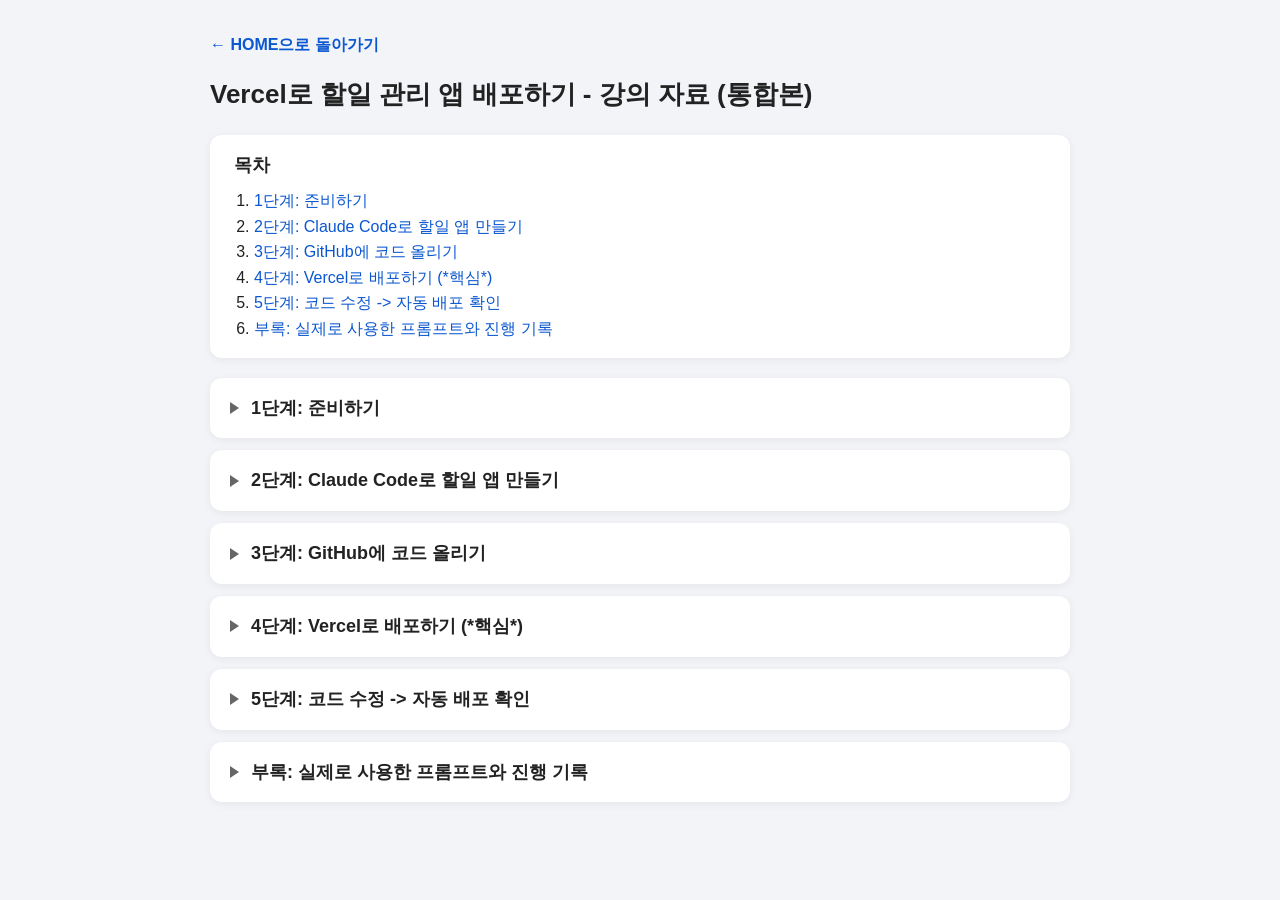
<file: note/Vercel_ToDoListMVP_practice.html>
<!DOCTYPE html>
<html lang="ko">
<head>
<meta charset="UTF-8">
<meta name="viewport" content="width=device-width, initial-scale=1.0">
<title>Vercel로 할일 관리 앱 배포하기 - 강의 자료 (통합본)</title>
<style>
  /* 전체 기본 스타일 */
  body {
    font-family: "Malgun Gothic", sans-serif;
    background: #f2f4f8;
    color: #222;
    margin: 0;
    padding: 32px 16px;
    line-height: 1.6;
  }
  .page { max-width: 860px; margin: 0 auto; }
  h1 { font-size: 26px; margin: 0 0 20px; }

  /* 목차 상자 */
  .toc {
    background: white;
    border-radius: 12px;
    padding: 16px 24px;
    margin-bottom: 20px;
    box-shadow: 0 2px 8px rgba(0, 0, 0, 0.06);
  }
  .toc h2 { font-size: 18px; margin: 0 0 8px; }
  .toc ol { margin: 0; padding-left: 20px; }
  .toc a { color: #0b57d0; text-decoration: none; }
  .toc a:hover { text-decoration: underline; }

  /* 단계별 접기/펼치기 상자 */
  details {
    background: white;
    border-radius: 12px;
    margin-bottom: 12px;
    box-shadow: 0 2px 8px rgba(0, 0, 0, 0.06);
  }
  summary {
    list-style: none;
    cursor: pointer;
    padding: 16px 20px;
    font-size: 18px;
    font-weight: bold;
    display: flex;
    align-items: center;
    gap: 12px;
  }
  summary::-webkit-details-marker { display: none; }

  /* 제목 왼쪽의 작은 화살표 (닫힘: 오른쪽, 열림: 아래쪽) */
  .arrow {
    width: 0;
    height: 0;
    border-top: 6px solid transparent;
    border-bottom: 6px solid transparent;
    border-left: 9px solid #666;
    transition: transform 0.2s;
  }
  details[open] .arrow { transform: rotate(90deg); }

  .content { padding: 0 24px 20px; border-top: 1px solid #eee; }
  .content h3 {
    font-size: 16px;
    margin: 22px 0 8px;
    padding-left: 8px;
    border-left: 4px solid #000;
  }
  .text { white-space: pre-wrap; margin: 8px 0; }
  pre {
    background: #1e1e1e;
    color: #f5f5f5;
    padding: 12px 16px;
    border-radius: 8px;
    overflow-x: auto;
    font-size: 14px;
  }
  .content a { color: #0b57d0; word-break: break-all; }
  /* 초기화면으로 돌아가기 링크 */
  .back_link { display: inline-block; margin-bottom: 16px; color: #0b57d0; text-decoration: none; font-weight: bold; }
  .back_link:hover { text-decoration: underline; }
</style>
</head>
<body>
<div class="page">
  <!-- 초기화면으로 돌아가기 -->
  <a class="back_link" href="../index.html">← HOME으로 돌아가기</a>
  <h1>Vercel로 할일 관리 앱 배포하기 - 강의 자료 (통합본)</h1>

  <nav class="toc">
    <h2>목차</h2>
    <ol>
      <li><a href="#step1" data-step="step1">1단계: 준비하기</a></li>
<li><a href="#step2" data-step="step2">2단계: Claude Code로 할일 앱 만들기</a></li>
<li><a href="#step3" data-step="step3">3단계: GitHub에 코드 올리기</a></li>
<li><a href="#step4" data-step="step4">4단계: Vercel로 배포하기 (*핵심*)</a></li>
<li><a href="#step5" data-step="step5">5단계: 코드 수정 -&gt; 자동 배포 확인</a></li>
<li><a href="#step6" data-step="step6">부록: 실제로 사용한 프롬프트와 진행 기록</a></li>
    </ol>
  </nav>

<details id="step1">
<summary><span class="arrow"></span>1단계: 준비하기</summary>
<div class="content">
<h3>필요한 계정 (모두 무료)</h3>
<div class="text">1) GitHub
   - 용도: 코드를 보관하는 곳
   - 가입 주소: <a href="https://github.com" target="_blank">https://github.com</a>

2) Vercel
   - 용도: 웹사이트를 인터넷에 올려주는 곳
   - 가입 주소: <a href="https://vercel.com" target="_blank">https://vercel.com</a>

[팁] Vercel 가입 시 &quot;Continue with GitHub&quot; 버튼으로 가입하면 두 서비스가
     자동으로 연결되어 편합니다.</div>
<h3>필요한 프로그램</h3>
<div class="text">1) Git
   - 용도: 코드 변경 기록, 업로드
   - 설치 확인 명령어: git --version

2) Claude Code
   - 용도: AI에게 말로 코딩 요청
   - 설치 확인 명령어: claude --version

3) GitHub CLI (선택)
   - 용도: 터미널에서 GitHub 저장소 만들기
   - 설치 확인 명령어: gh --version

참고: Node.js나 Vercel CLI는 이번 강의에서는 필요 없습니다.
      (HTML 파일 하나만 배포하기 때문)</div>
<h3>명령 프롬프트(cmd) 여는 법</h3>
<div class="text">이 강의의 모든 명령어는 명령 프롬프트(cmd) 기준입니다.
Visual Studio Code 의 터미널을 하나 추가합니다.
혹은 아래 방법을 사용합니다.

1. 키보드에서 Windows 키 + R 누르기
2. cmd 입력 후 Enter
3. 검은 창이 열리면 준비 완료!

또는 시작 메뉴에서 &quot;명령 프롬프트&quot;를 검색해도 됩니다.</div>
<h3>설치 확인하기 (PASS)</h3>
<div class="text">명령 프롬프트(cmd)에 아래를 입력합니다.</div>
<pre><code>git --version
gh --version</code></pre>
<div class="text">버전 번호가 나오면 설치된 것입니다. 강의 준비 시 실제 확인 결과:</div>
<pre><code>git version 2.56.0.windows.4
gh version 2.103.3</code></pre>
<h3>GitHub CLI 로그인 (선택)</h3>
<div class="text">GitHub CLI를 쓰려면 한 번 로그인해야 합니다.</div>
<pre><code>gh auth login</code></pre>
<div class="text">화면 안내에 따라 GitHub.com -&gt; HTTPS -&gt; Login with a web browser 를
선택하면 브라우저가 열리고 로그인됩니다.

로그인 확인:</div>
<pre><code>gh auth status</code></pre>
<h3>작업 폴더 만들기</h3>
<pre><code>mkdir C:\dev\VercelIntro
cd C:\dev\VercelIntro</code></pre>
<div class="text">마지막 Claude Code 를 실행합니다.
비주얼스튜디오코드를 실행한 후 터미널에서 `claude` 명령으로 Claude code 를 실행합니다.
이제 다음 단계로!</div>
</div>
</details>
<details id="step2">
<summary><span class="arrow"></span>2단계: Claude Code로 할일 앱 만들기</summary>
<div class="content">
<h3>Claude Code에게 요청하기</h3>
<div class="text">Claude Code 화면에 아래처럼 한국어로 요청합니다.
(실제 강의 준비 때 사용한 프롬프트)</div>
<pre><code>vercel 서비스를 이용하는 간단한 웹앱을 만들어본다.
최소 기능을 가진 할일 관리앱을 만들어줘.
&quot;할일 관리앱&quot;의 제목(TITLE)은 &quot;나의 할일 목록&quot;이고, 문자열 입력을 받는 창이 하나 있고, [추가]버튼이 있다. 
이미 할일이 있는 경우 왼쪽에 체크박스와 오른쪽에 [삭제] 버튼이 있다.
최소 기능으로 동작한다. 
HTML + CSS + JS 이렇게 3개 내용을 index.html 파일 하나 안에 작성한다. 
DB는 사용하지 않고, 브라우저의 localStorage 를 사용한다. 
배포는 GitHub 연동방식을 이용한다.</code></pre>
<h3>Claude가 물어본 질문과 선택한 답</h3>
<div class="text">Claude는 만들기 전에 몇가지 선택지를 줍니다. 
모두 클로드가 추천하는 쪽을 고릅니다.

질문 1) 어떤 기술로 만들까?
   - 선택지: HTML+JS 한 파일 / Next.js
   - 선택: HTML+JS 한 파일
   - 이유: 설치, 빌드 없음. 파일 1개

질문 2) 데이터는 어디에 저장?
   - 선택지: 브라우저 localStorage / 서버 DB
   - 선택: localStorage
   - 이유: 추가 설정 0

질문 3) 배포 방법은?
   - 선택지: GitHub 연동 / Vercel CLI
   - 선택: GitHub 연동
   - 이유: 클릭 위주, 자동 배포를 보여주기 좋음</div>
<h3>만들어진 결과: index.html</h3>
<div class="text">파일 하나에 세 부분이 들어 있습니다.

1) HTML
   - 역할: 화면에 무엇이 있는지 (제목, 입력창, 버튼, 목록)
   - 비유: 집의 뼈대

2) CSS (&lt;style&gt; 부분)
   - 역할: 어떻게 보이는지 (색, 크기, 배치)
   - 비유: 인테리어

3) JavaScript (&lt;script&gt; 부분)
   - 역할: 버튼을 누르면 무슨 일이 일어나는지
   - 비유: 전기, 수도</div>
<h3>핵심 동작 원리 (코드를 몰라도 OK)</h3>
<div class="text">1. 입력창에 글을 쓰고 &quot;추가&quot;를 누르면 -&gt; 목록에 넣고 -&gt; 브라우저에 저장
2. 체크박스를 누르면 -&gt; 완료 표시(줄 긋기) -&gt; 저장
3. &quot;삭제&quot;를 누르면 -&gt; 목록에서 빼고 -&gt; 저장
4. 페이지를 새로 열면 -&gt; 브라우저에 저장된 목록을 불러와서 표시

localStorage는 각자의 브라우저에 저장된다.
휴대폰에서 추가한 할일은 PC에서는 안 보인다. (최소 기능이므로 OK)</div>
<h3>내 컴퓨터에서 먼저 확인하기</h3>
<div class="text">배포하기 전에 내 컴퓨터에서 동작을 확인합니다.

명령 프롬프트(cmd)에서 프로젝트 폴더로 이동한 뒤 실행합니다.
터미널의 (+) 키를 눌러 새로운 터미널을 추가한 다음 새로 만들어진 터미널에서 아래 명령을 실행한다. 
기존 첫번째 터미널은 클로드코드 실행중이고, 두번째 터미널에서 PC 의 명령을 실행한다.</div>
<pre><code>start index.html</code></pre>
<div class="text">(또는 파일 탐색기에서 index.html을 더블클릭)

브라우저가 열리면 할일을 추가, 체크, 삭제해 보세요.
이 상태는 아직 나만 볼 수 있습니다.</div>
</div>
</details>
<details id="step3">
<summary><span class="arrow"></span>3단계: GitHub에 코드 올리기</summary>
<div class="content">
<div class="text">Vercel은 GitHub에 있는 코드를 가져가서 배포합니다.
그래서 먼저 GitHub에 올립니다.</div>
<h3>용어 정리</h3>
<div class="text">- Git
  파일의 변경 기록을 저장하는 프로그램 (게임의 &quot;세이브&quot; 같은 것)

- commit (커밋)
  현재 상태를 세이브하는 것

- GitHub
  세이브 파일을 인터넷에 보관하는 곳

- repository (저장소, repo)
  GitHub에 있는 프로젝트 폴더 하나

- push (푸시)
  내 컴퓨터의 커밋을 GitHub로 올리는 것</div>
<h3>방법 A: Claude Code에게 맡기기 (강의 시연 방식)</h3>
<div class="text">Claude Code에 이렇게 요청하면 됩니다.</div>
<pre><code>GitHub에 &quot;vercel-todo-app&quot; 이름으로 public 저장소를 만들어서 코드를 올려줘</code></pre>
<div class="text">Claude Code가 실제로 실행한 명령어를 명령 프롬프트(cmd) 기준으로 정리하면
아래와 같습니다.

[팁] cmd에서 REM으로 시작하는 줄은 설명(주석)이라 실행되지 않습니다.
     입력하지 않아도 됩니다.</div>
<pre><code>REM 1) 이 폴더를 Git 저장소로 만들기 (처음 한 번만)
git init -b main

REM 2) 올릴 파일 선택하고 세이브(커밋)
git add .
git commit -m &quot;할일 관리 앱 첫 버전&quot;

REM 3) GitHub에 저장소를 만들고 바로 올리기 (GitHub CLI 사용)
gh repo create vercel-todo-app --public --source=. --push</code></pre>
<h3>방법 B: 직접 웹사이트에서 하기 (GitHub CLI가 없을 때)</h3>
<div class="text">1. <a href="https://github.com/new" target="_blank">https://github.com/new</a> 접속
2. Repository name: vercel-todo-app 입력
3. Public 선택 -&gt; Create repository 클릭
4. 화면에 나오는 안내 중 &quot;...or push an existing repository&quot; 부분의 명령어를
   복사해서 터미널에 붙여넣기</div>
<pre><code>git remote add origin https://github.com/&lt;내아이디&gt;/vercel-todo-app.git
git push -u origin main</code></pre>
<h3>확인</h3>
<div class="text"><a href="https://github.com/&lt;내아이디&gt;/vercel-todo-app" target="_blank">https://github.com/&lt;내아이디&gt;/vercel-todo-app</a> 에 들어가서
index.html이 보이면 성공!</div>
</div>
</details>
<details id="step4">
<summary><span class="arrow"></span>4단계: Vercel로 배포하기 (*핵심*)</summary>
<div class="content">
<div class="text">드디어 핵심입니다. 명령어 없이 웹 화면에서 클릭만으로 진행합니다.</div>
<h3>4-1. Vercel 로그인</h3>
<div class="text">1. <a href="https://vercel.com" target="_blank">https://vercel.com</a> 접속
2. Sign Up (처음) 또는 Log In 클릭
3. Continue with GitHub 선택 -&gt; GitHub 권한 허용

참고: 처음 가입하면 플랜을 물어봅니다. Hobby (무료)를 선택하세요.</div>
<h3>4-2. 프로젝트 가져오기 (Import)</h3>
<div class="text">1. 대시보드 오른쪽 위 Add New... -&gt; Project 클릭
2. Import Git Repository 목록에서 vercel-todo-app 옆의 Import 클릭
   - 목록에 안 보이면: Adjust GitHub App Permissions 클릭 -&gt; 저장소 접근 허용</div>
<h3>4-3. 설정 확인 후 배포</h3>
<div class="text">설정 화면이 나오면 아무것도 바꾸지 않습니다. 각 항목의 값은 다음과 같습니다.

- Project Name: vercel-todo-app
  주소에 사용될 이름

- Framework Preset: Other
  프레임워크 없음 (HTML 파일만 있으므로)

- Root Directory: ./
  그대로

- Build Command 등: 비워둠
  빌드할 것이 없음

Deploy 버튼 클릭!</div>
<h3>4-4. 배포 완료!</h3>
<div class="text">10~30초 후 축하 화면(Congratulations!)이 나옵니다.

- Continue to Dashboard 클릭
- Domains 에 표시된 주소가 내 앱의 인터넷 주소입니다.
  - 예: <a href="https://vercel-todo-app.vercel.app" target="_blank">https://vercel-todo-app.vercel.app</a>
  - (이름이 이미 사용 중이면 vercel-todo-app-xxxx.vercel.app 처럼
    뒤에 글자가 붙습니다)

이 주소를 휴대폰에서 열어보세요. 전 세계 어디서나 접속됩니다!</div>
<h3>이번 강의 샘플의 실제 배포 주소</h3>
<pre><code>(배포 후 여기에 기록)</code></pre>
<h3>Vercel 대시보드 둘러보기</h3>
<div class="text">- Deployments
  지금까지 배포한 기록 목록. 예전 버전으로 되돌리기도 가능

- Domains
  접속 주소 관리 (내 도메인 연결도 가능)

- Analytics
  방문자 통계 (켜야 동작)

- Settings
  프로젝트 이름, Git 연결 등 설정</div>
</div>
</details>
<details id="step5">
<summary><span class="arrow"></span>5단계: 코드 수정 -&gt; 자동 배포 확인</summary>
<div class="content">
<div class="text">Vercel + GitHub 연동의 진짜 장점:
GitHub에 올리기만 하면 사이트가 자동으로 바뀝니다.</div>
<pre><code>코드 수정 -&gt; git push -&gt; (Vercel이 자동 감지) -&gt; 약 10초 후 사이트 반영</code></pre>
<h3>실습: 제목 바꿔보기</h3>
<div class="text">1) Claude Code에게 수정 요청</div>
<pre><code>앱 제목을 &quot;To Do List&quot;로 바꾸고 GitHub에 올려줘</code></pre>
<div class="text">2) Claude Code가 하는 일

   1. index.html의 제목 부분 수정
   2. 아래 명령어 실행 (cmd 기준)</div>
<pre><code>git add .
git commit -m &quot;앱 제목 변경&quot;
git push</code></pre>
<div class="text">3) Vercel에서 확인 (Option)

   1. Vercel 대시보드 -&gt; 프로젝트 -&gt; Deployments 탭
   2. 새 배포가 Building -&gt; Ready 로 바뀌는 것을 확인
   3. 내 앱 주소를 새로고침 -&gt; 제목이 바뀐 것 확인!

[강의 포인트] 우리는 Vercel에 아무것도 하지 않았습니다.
              git push만 했을 뿐인데 사이트가 바뀌었습니다.
              이것이 자동 배포(CI/CD)입니다.</div>
<h3>실수했을 때: 이전 버전으로 되돌리기</h3>
<div class="text">1. Deployments 탭에서 예전 배포 항목 오른쪽 ... 버튼 클릭
2. Promote to Production (또는 Instant Rollback) 선택
3. 즉시 예전 버전으로 돌아갑니다.</div>
<h3>정리</h3>
<div class="text">- Vercel
  웹사이트를 인터넷에 무료로 올려주는 서비스

- GitHub 연동
  한 번 연결하면 push할 때마다 자동 배포

- 배포 주소
  <a href="https://프로젝트이름.vercel.app" target="_blank">https://프로젝트이름.vercel.app</a>

- 롤백
  Deployments에서 클릭 한 번으로 예전 버전 복구</div>
<h3>더 해볼 수 있는 것 (심화)</h3>
<div class="text">- 내 도메인 연결하기 (Settings -&gt; Domains)
- Vercel Analytics로 방문자 수 보기
- 서버 DB를 연결해서 여러 기기에서 같은 할일 보기
  (Vercel Marketplace -&gt; 데이터베이스)</div>
</div>
</details>
<details id="step6">
<summary><span class="arrow"></span>부록: 실제로 사용한 프롬프트와 진행 기록</summary>
<div class="content">
<div class="text">강의 준비 과정에서 Claude Code와 주고받은 내용을 순서대로 기록합니다.
수강생은 이 프롬프트를 그대로 따라 입력해도 됩니다.</div>
<h3>진행 기록</h3>
<div class="text">[1] 환경 확인</div>
<pre><code>/context
!dir</code></pre>
<div class="text">- 빈 폴더에서 시작 (파일 없음)
- !로 시작하면 Claude Code 안에서 터미널 명령을 바로 실행합니다.


[1-1] 명령어 기준 변경 요청</div>
<pre><code>앞으로 모든 터미널 명령은 파워셀이 아니라 cmd 를 기준으로 할거야. 기존의 md 파일들도 모두 cmd 기준으로 고쳐줘.</code></pre>
<div class="text">- 모든 문서의 명령어를 명령 프롬프트(cmd) 기준으로 통일
- cmd 여는 법을 01_준비하기 문서에 추가
- 주석은 # 대신 cmd 방식인 REM 사용


[2] 앱 만들기 요청 (메인 프롬프트)</div>
<pre><code>vercel 서비스를 이용하는 간단한 웹앱을 만들어본다.
최소 기능을 가진 할일 관리앱을 만들어줘.
&quot;할일 관리앱&quot;의 제목(TITLE)은 &quot;나의 할일 목록&quot;이고, 문자열 입력을 받는 창이 하나 있고, [추가]버튼이 있다. 
이미 할일이 있는 경우 왼쪽에 체크박스와 오른쪽에 [삭제] 버튼이 있다.
최소 기능으로 동작한다. 
HTML + CSS + JS 이렇게 3개 내용을 index.html 파일 하나 안에 작성한다. 
DB는 사용하지 않고, 브라우저의 localStorage 를 사용한다. 
배포는 GitHub 연동방식을 이용한다.</code></pre>
<div class="text">Claude가 한 일:

1. 설치된 도구 확인 (node -v, git --version, gh --version, vercel --version)
   - Node.js, Git, GitHub CLI 있음 / Vercel CLI 없음
     -&gt; GitHub 연동 방식이면 필요 없음
2. 3가지 질문 -&gt; 답변
   - 기술 스택: HTML+JS 한 파일
   - 데이터 저장: 브라우저 localStorage
   - 배포 방법: GitHub 연동
3. index.html 작성 (할일 추가 / 완료 체크 / 삭제 / 저장)
4. git init -&gt; 첫 커밋
5. GitHub 저장소 공개 범위 질문 -&gt; Public 저장소 (vercel-todo-app) 선택
6. docs/ 폴더에 강의 문서 작성
7. GitHub 저장소 생성 및 업로드


[3] Vercel 배포 (사용자가 웹에서 직접)

- 계정 로그인이 필요한 단계라 사용자가 직접 진행
  -&gt; 04_Vercel로_배포하기 문서 참고</div>
<h3>프롬프트 작성 팁 (수강생용)</h3>
<div class="text">1) 목적을 말하기
   예: &quot;vercel 서비스를 이용하는 간단한 웹앱&quot;

2) 수준을 말하기
   예: &quot;최소 기능(MVP)을 가진 할일 관리앱&quot;

3) 결과물 위치를 말하기
   예: &quot;HTML + CSS + JS 이렇게 3개 내용을 index.html 파일 하나 안에 작성한다&quot;

4) 모르면 물어보라고 하기
   예: &quot;과정 중에 필요한 것은 물어봐줘&quot;</div>
</div>
</details>
</div>

<script>
  // 목차를 클릭하면 해당 단계를 펼치고 그 위치로 이동
  document.querySelectorAll(".toc a").forEach(function (toc_link) {
    toc_link.addEventListener("click", function () {
      const target_step = document.getElementById(toc_link.dataset.step);
      target_step.open = true;
    });
  });
</script>
</body>
</html>
</file>
<file: css/style.css>
/* =========================================================
   AI 강의자료실 공통 스타일
   - 모든 페이지가 이 파일 하나를 함께 사용합니다.
   - 색상은 아래 :root 변수만 바꾸면 사이트 전체에 적용됩니다.
   ========================================================= */

/* ---------- 색상 변수 (밝은 화면) ---------- */
:root {
  --color_bg: #f7f7f5;
  --color_surface: #ffffff;
  --color_text: #1f2328;
  --color_text_muted: #5b616b;
  --color_border: #e3e3df;
  --color_accent: #c2551f;
  --color_accent_soft: #fbeee6;
  --color_shadow: rgba(31, 35, 40, 0.08);
  --radius: 14px;
  --content_width: 960px;
}

/* ---------- 색상 변수 (어두운 화면: 시스템 설정 따름) ---------- */
@media (prefers-color-scheme: dark) {
  :root {
    --color_bg: #17181a;
    --color_surface: #212327;
    --color_text: #eceef0;
    --color_text_muted: #a4a9b1;
    --color_border: #33363b;
    --color_accent: #f08a54;
    --color_accent_soft: #3a2a21;
    --color_shadow: rgba(0, 0, 0, 0.35);
  }
}

/* ---------- 기본 ---------- */
*,
*::before,
*::after {
  box-sizing: border-box;
}

html {
  -webkit-text-size-adjust: 100%;
}

body {
  margin: 0;
  background: var(--color_bg);
  color: var(--color_text);
  font-family: "Noto Sans KR", system-ui, -apple-system, "Apple SD Gothic Neo", "Malgun Gothic", sans-serif;
  font-size: 16px;
  line-height: 1.7;
  word-break: keep-all;
  overflow-wrap: break-word;
}

a {
  color: var(--color_accent);
}

a:focus-visible,
summary:focus-visible {
  outline: 3px solid var(--color_accent);
  outline-offset: 3px;
  border-radius: 6px;
}

img {
  max-width: 100%;
  height: auto;
}

.container {
  width: 100%;
  max-width: var(--content_width);
  margin: 0 auto;
  padding: 0 20px;
}

/* ---------- 상단 헤더 ---------- */
.site_header {
  border-bottom: 1px solid var(--color_border);
  background: var(--color_surface);
}

.site_header .container {
  display: flex;
  align-items: center;
  justify-content: space-between;
  min-height: 64px;
  gap: 12px;
}

.site_logo {
  color: var(--color_text);
  font-size: 1.15rem;
  font-weight: 700;
  text-decoration: none;
}

.site_logo span {
  color: var(--color_accent);
}

.back_link {
  font-size: 0.95rem;
  font-weight: 500;
  text-decoration: none;
  white-space: nowrap;
}

.back_link:hover {
  text-decoration: underline;
}

/* ---------- 첫 화면 소개 ---------- */
.hero {
  padding: 64px 0 40px;
}

.hero_eyebrow {
  margin: 0 0 8px;
  color: var(--color_accent);
  font-size: 0.9rem;
  font-weight: 700;
  letter-spacing: 0.04em;
}

.hero_title {
  margin: 0 0 16px;
  font-size: clamp(1.9rem, 5vw, 2.8rem);
  font-weight: 900;
  line-height: 1.3;
}

.hero_desc {
  max-width: 640px;
  margin: 0;
  color: var(--color_text_muted);
  font-size: 1.05rem;
}

.hero_desc p {
  margin: 0 0 6px;
}

/* ---------- 섹션 공통 ---------- */
.section {
  padding: 32px 0;
}

.section_title {
  margin: 0 0 20px;
  font-size: 1.35rem;
  font-weight: 700;
}

/* ---------- 강의 카드 목록 ---------- */
.lecture_grid {
  display: grid;
  grid-template-columns: repeat(auto-fill, minmax(260px, 1fr));
  gap: 20px;
}

.lecture_card {
  display: flex;
  flex-direction: column;
  gap: 8px;
  padding: 24px;
  border: 1px solid var(--color_border);
  border-radius: var(--radius);
  background: var(--color_surface);
  color: var(--color_text);
  text-decoration: none;
  transition: transform 0.15s ease, box-shadow 0.15s ease, border-color 0.15s ease;
}

.lecture_card:hover {
  transform: translateY(-3px);
  border-color: var(--color_accent);
  box-shadow: 0 10px 24px var(--color_shadow);
}

.lecture_tag {
  align-self: flex-start;
  padding: 2px 10px;
  border-radius: 999px;
  background: var(--color_accent_soft);
  color: var(--color_accent);
  font-size: 0.8rem;
  font-weight: 700;
}

.lecture_title {
  margin: 4px 0 0;
  font-size: 1.15rem;
  font-weight: 700;
  line-height: 1.45;
}

.lecture_desc {
  flex: 1;
  margin: 0;
  color: var(--color_text_muted);
  font-size: 0.95rem;
}

.lecture_more {
  color: var(--color_accent);
  font-size: 0.9rem;
  font-weight: 700;
}

/* ---------- 강사 소개 ---------- */
.instructor_box {
  padding: 28px;
  border: 1px solid var(--color_border);
  border-radius: var(--radius);
  background: var(--color_surface);
}

.instructor_name {
  margin: 0 0 12px;
  font-size: 1.15rem;
  font-weight: 700;
}

.instructor_box p {
  margin: 0 0 6px;
  color: var(--color_text_muted);
}

.youtube_link {
  font-weight: 700;
}

/* ---------- 강의 페이지 ---------- */
.course_meta {
  margin: 20px 0 0;
  color: var(--color_text_muted);
  font-size: 0.95rem;
}

/* ---------- 자료실 ---------- */
.pds_box {
  border: 1px solid var(--color_border);
  border-radius: var(--radius);
  background: var(--color_surface);
  overflow: hidden;
}

.pds_summary {
  display: flex;
  align-items: center;
  justify-content: space-between;
  padding: 20px 24px;
  font-size: 1.15rem;
  font-weight: 700;
  cursor: pointer;
  list-style: none;
}

/* 기본 삼각형 표시 숨김 */
.pds_summary::-webkit-details-marker {
  display: none;
}

/* 오른쪽 열림/닫힘 표시 */
.pds_summary::after {
  content: "열기 ▾";
  color: var(--color_accent);
  font-size: 0.9rem;
  font-weight: 500;
}

.pds_box[open] .pds_summary::after {
  content: "닫기 ▴";
}

.pds_box[open] .pds_summary {
  border-bottom: 1px solid var(--color_border);
}

.pds_list {
  margin: 0;
  padding: 0;
  list-style: none;
}

.pds_item + .pds_item {
  border-top: 1px solid var(--color_border);
}

.pds_item a {
  display: flex;
  align-items: center;
  gap: 12px;
  padding: 16px 24px;
  color: var(--color_text);
  text-decoration: none;
}

.pds_item a::before {
  content: "PDF";
  flex: none;
  padding: 2px 8px;
  border-radius: 6px;
  background: var(--color_accent_soft);
  color: var(--color_accent);
  font-size: 0.75rem;
  font-weight: 700;
}

.pds_item a:hover {
  background: var(--color_accent_soft);
}

/* 텍스트 파일(.txt) 자료는 배지를 TXT 로 표시 */
.pds_item a[href$=".txt"]::before {
  content: "TXT";
}

/* ---------- 하단 ---------- */
.site_footer {
  margin-top: 48px;
  padding: 24px 0 40px;
  border-top: 1px solid var(--color_border);
  color: var(--color_text_muted);
  font-size: 0.85rem;
}

.site_footer p {
  margin: 0;
}

/* ---------- 모바일 ---------- */
@media (max-width: 600px) {
  .container {
    padding: 0 16px;
  }

  .hero {
    padding: 40px 0 24px;
  }

  .instructor_box {
    padding: 20px;
  }

  .pds_summary {
    padding: 16px 18px;
  }

  .pds_item a {
    padding: 14px 18px;
  }
}

/* ---------- 기간 한정 표시 ---------- */
/* hidden 속성이 붙은 요소는 다른 display 규칙보다 우선해서 숨깁니다. */
[hidden] {
  display: none !important;
}
</file>
